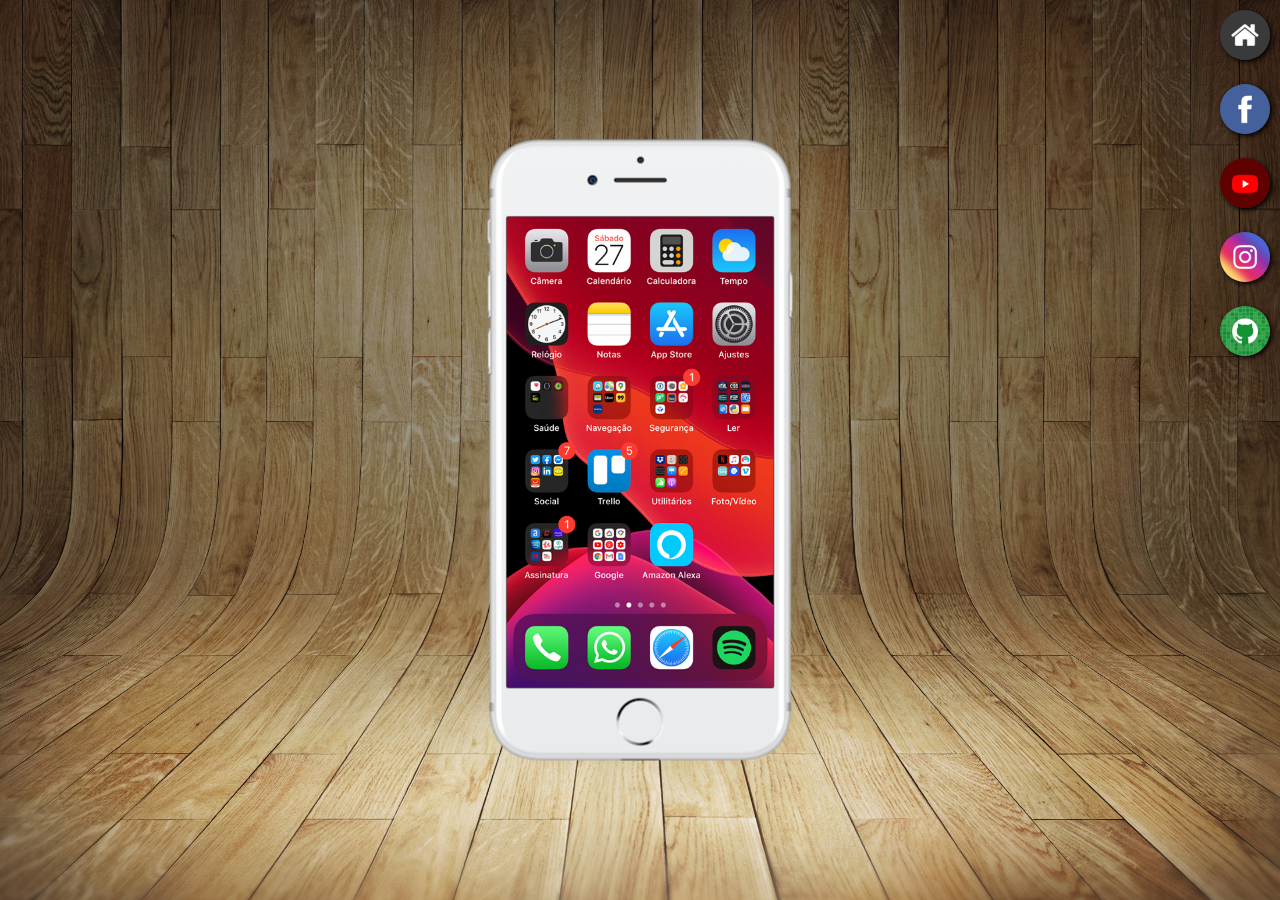
<file: index.html>
<!DOCTYPE html>
<html lang="pt-br">
<head>
    <meta charset="UTF-8">
    <meta name="viewport" content="width=device-width, initial-scale=1.0">
    <title>Projeto Redes Sociais</title>
    <link rel="shortcut icon" href="favicon.ico" type="image/x-icon">
    <link rel="stylesheet" href="estilos/style.css">
</head>
<body>
    <main>
        <section id="telefone">
            <iframe src="home.html" name="tela" id="tela" frameborder="0">Seu navegador não é compatível com o arquivo</iframe>

        </section>
        <section id="redes-sociais">
            <a href="#" target="tela"><img src="imagens/logo-home.jpg" alt="Home"></a><br>
            <a href="facebook.html" target="tela"><img src="imagens/logo-facebook.jpg" alt="Facebook"></a><br>
            <a href="youtube.html" target="tela"><img src="imagens/logo-youtube.jpg" alt="YouTube"></a><br>
            <a href="instagram.html" target="tela"><img src="imagens/logo-instagram.jpg" alt="Instagram"></a><br>
            <a href="github.html" target="tela"><img src="imagens/logo-github.jpg" alt="GitHub"></a>

        </section>
    </main>
</body>
</html>
</file>
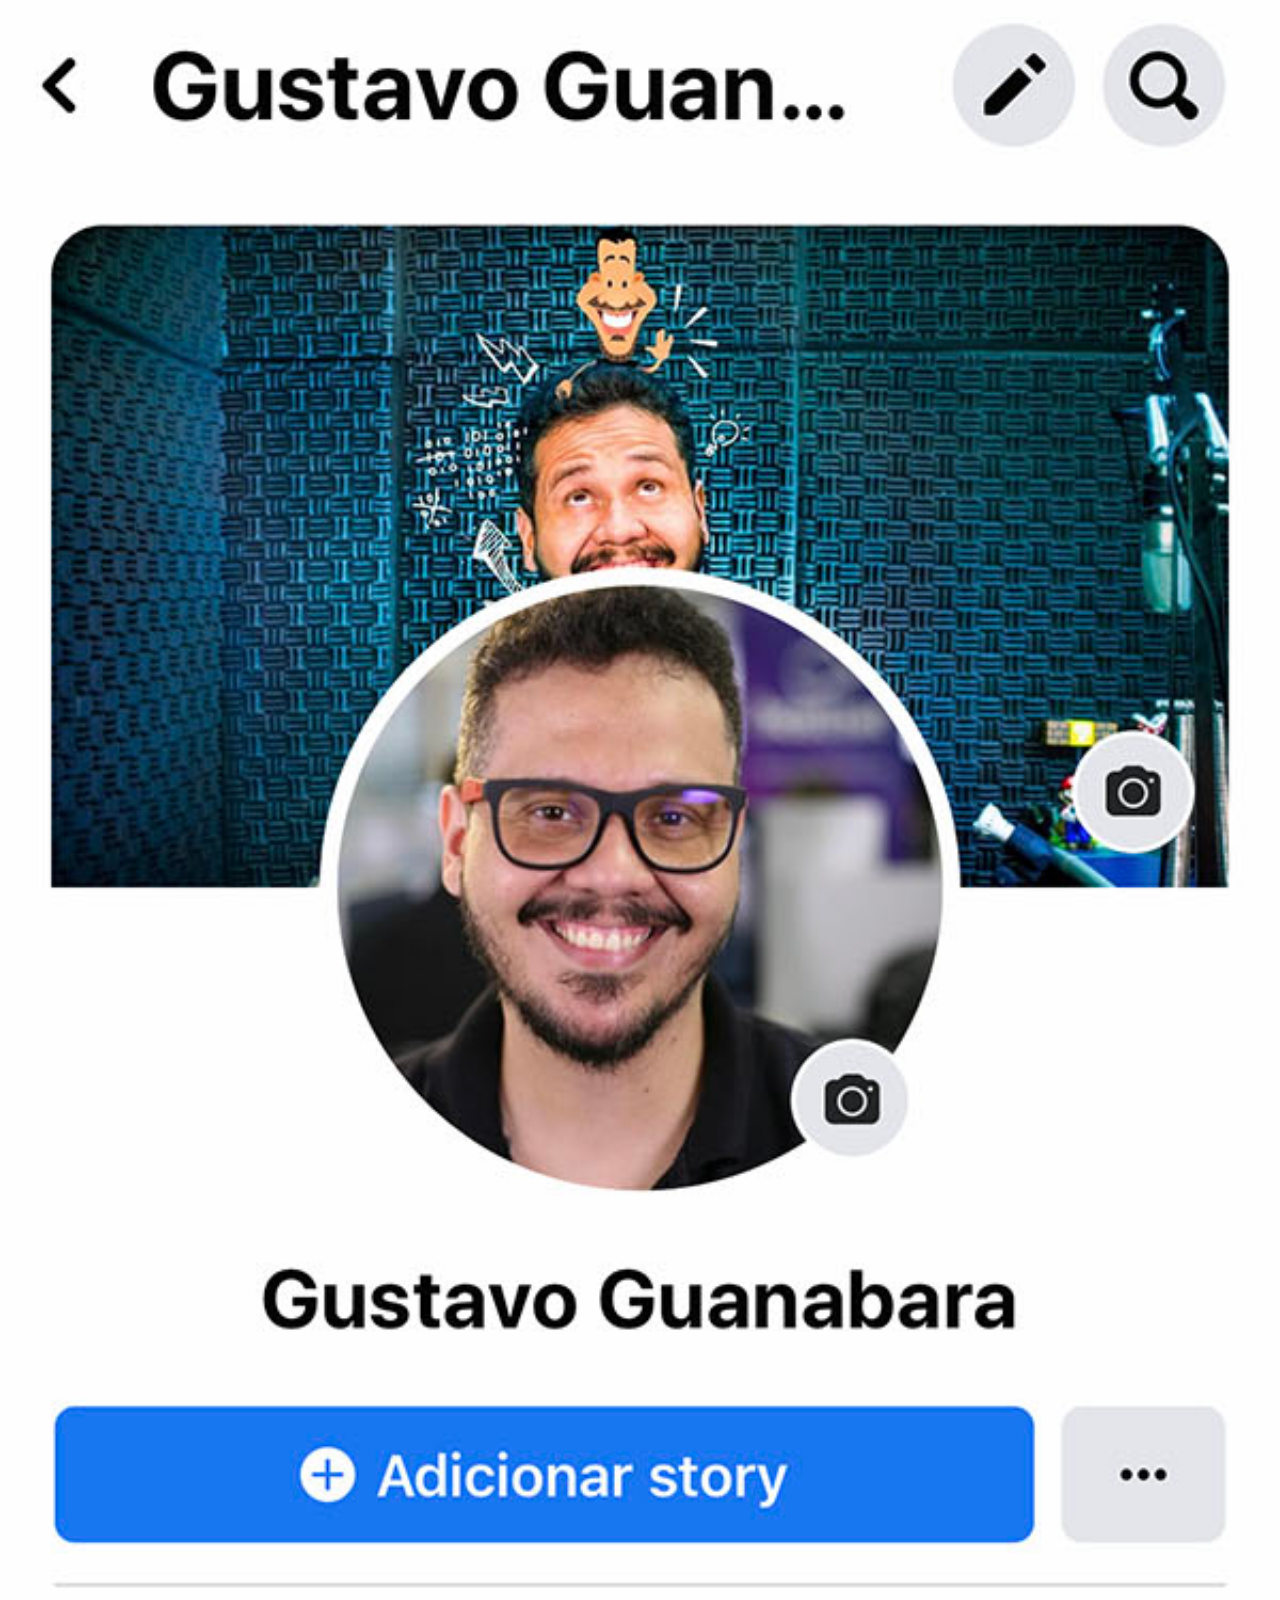
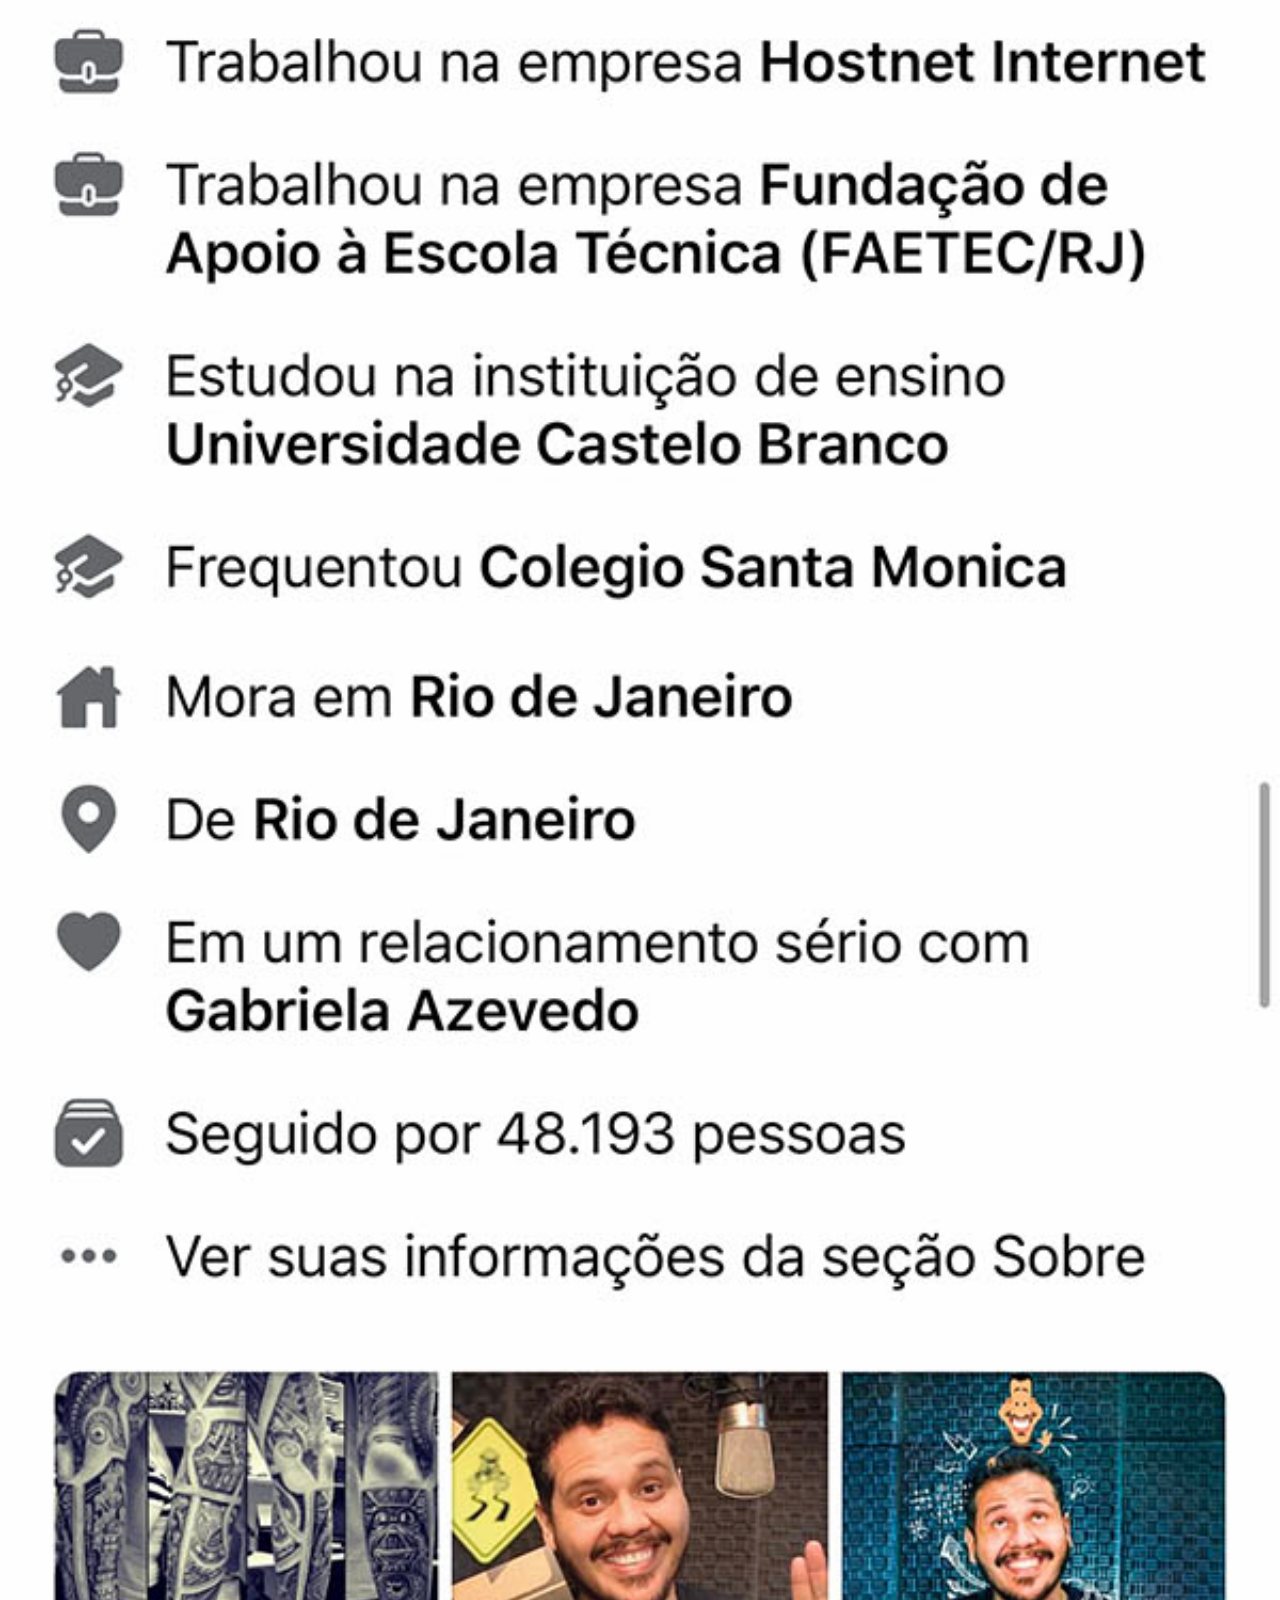
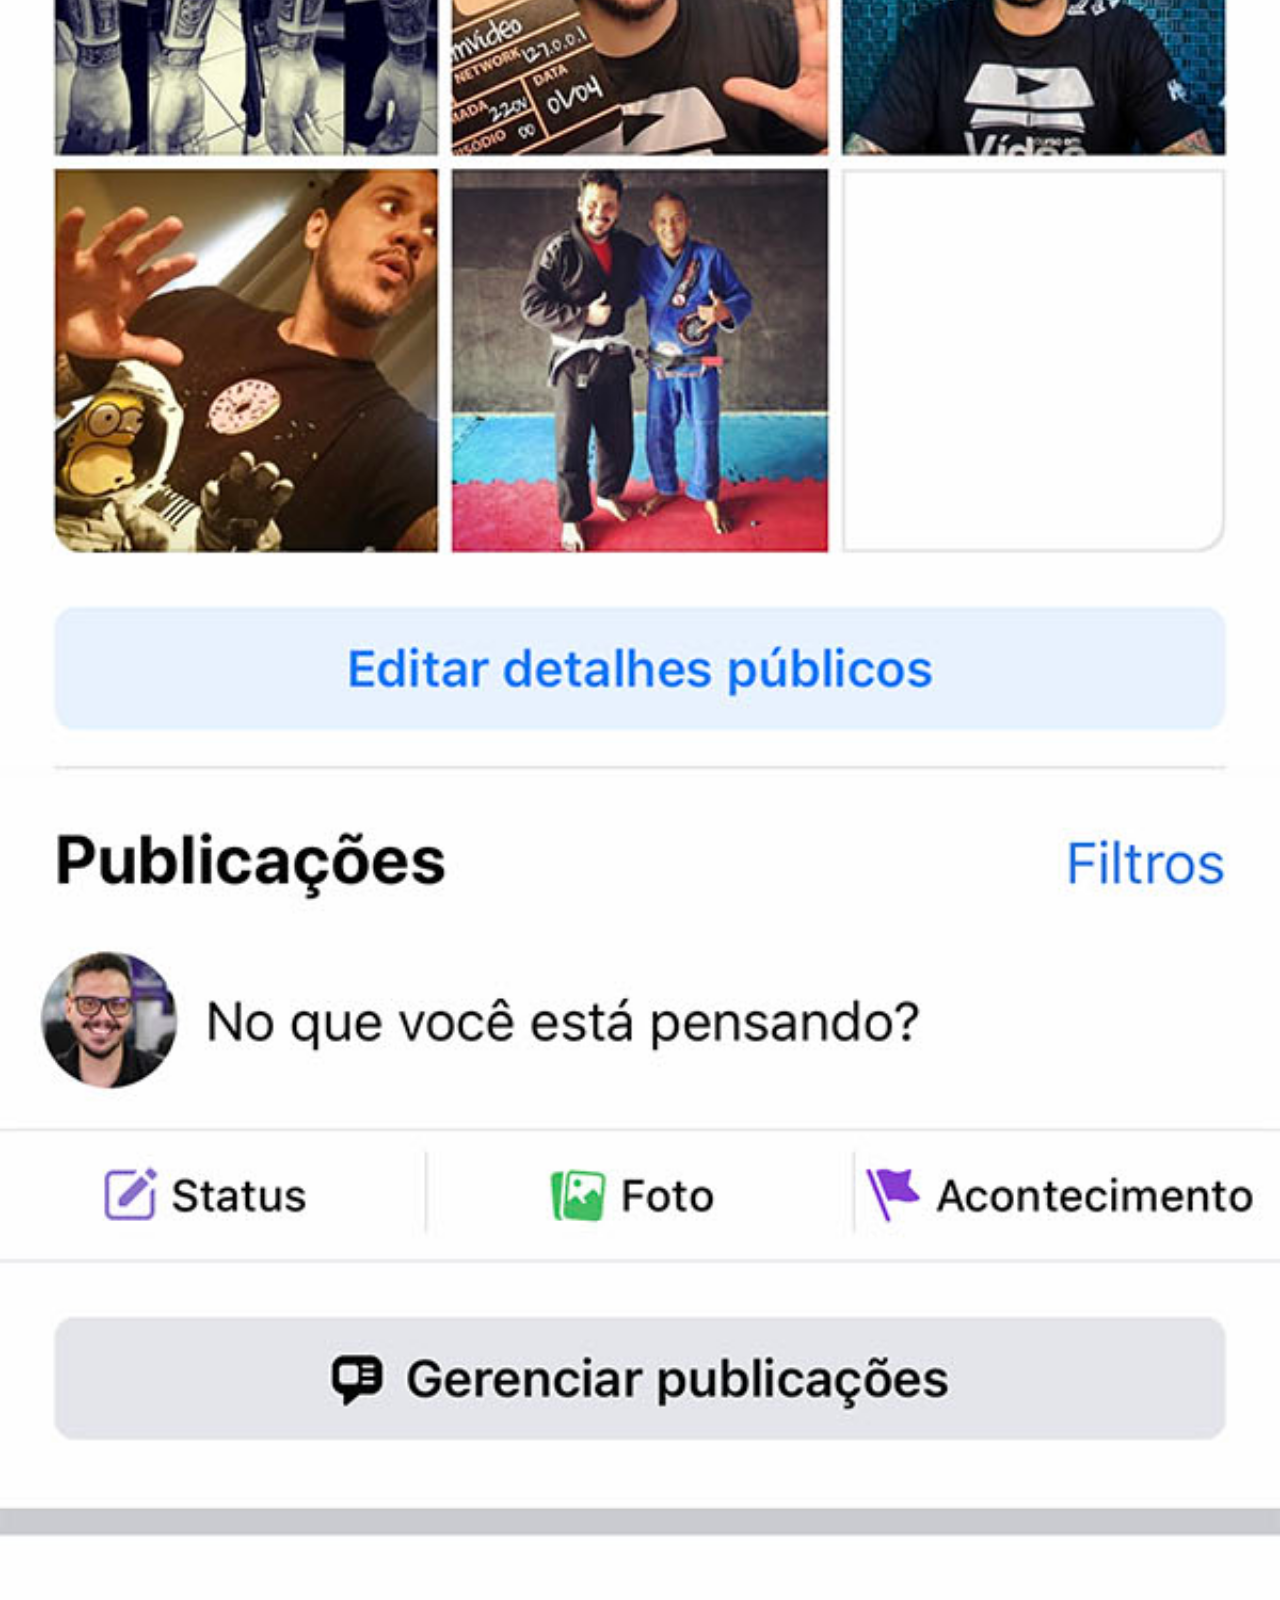
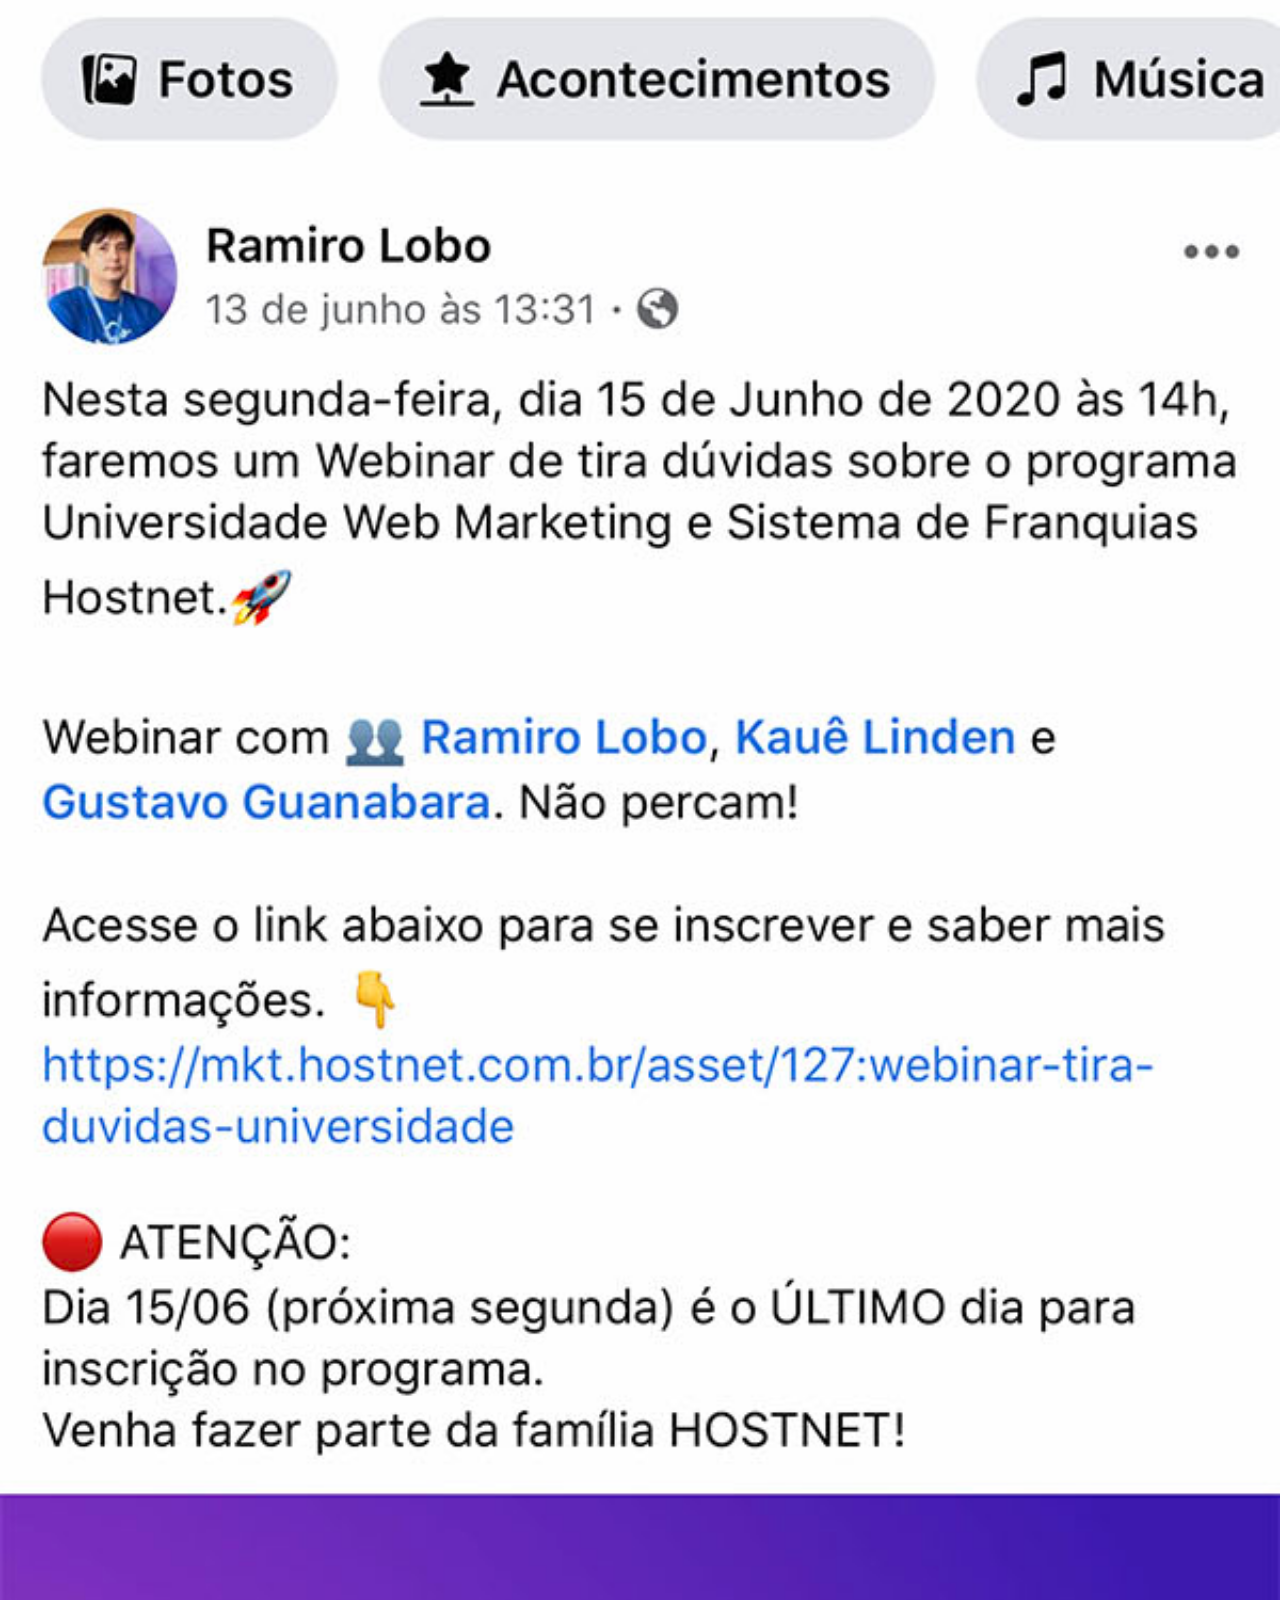
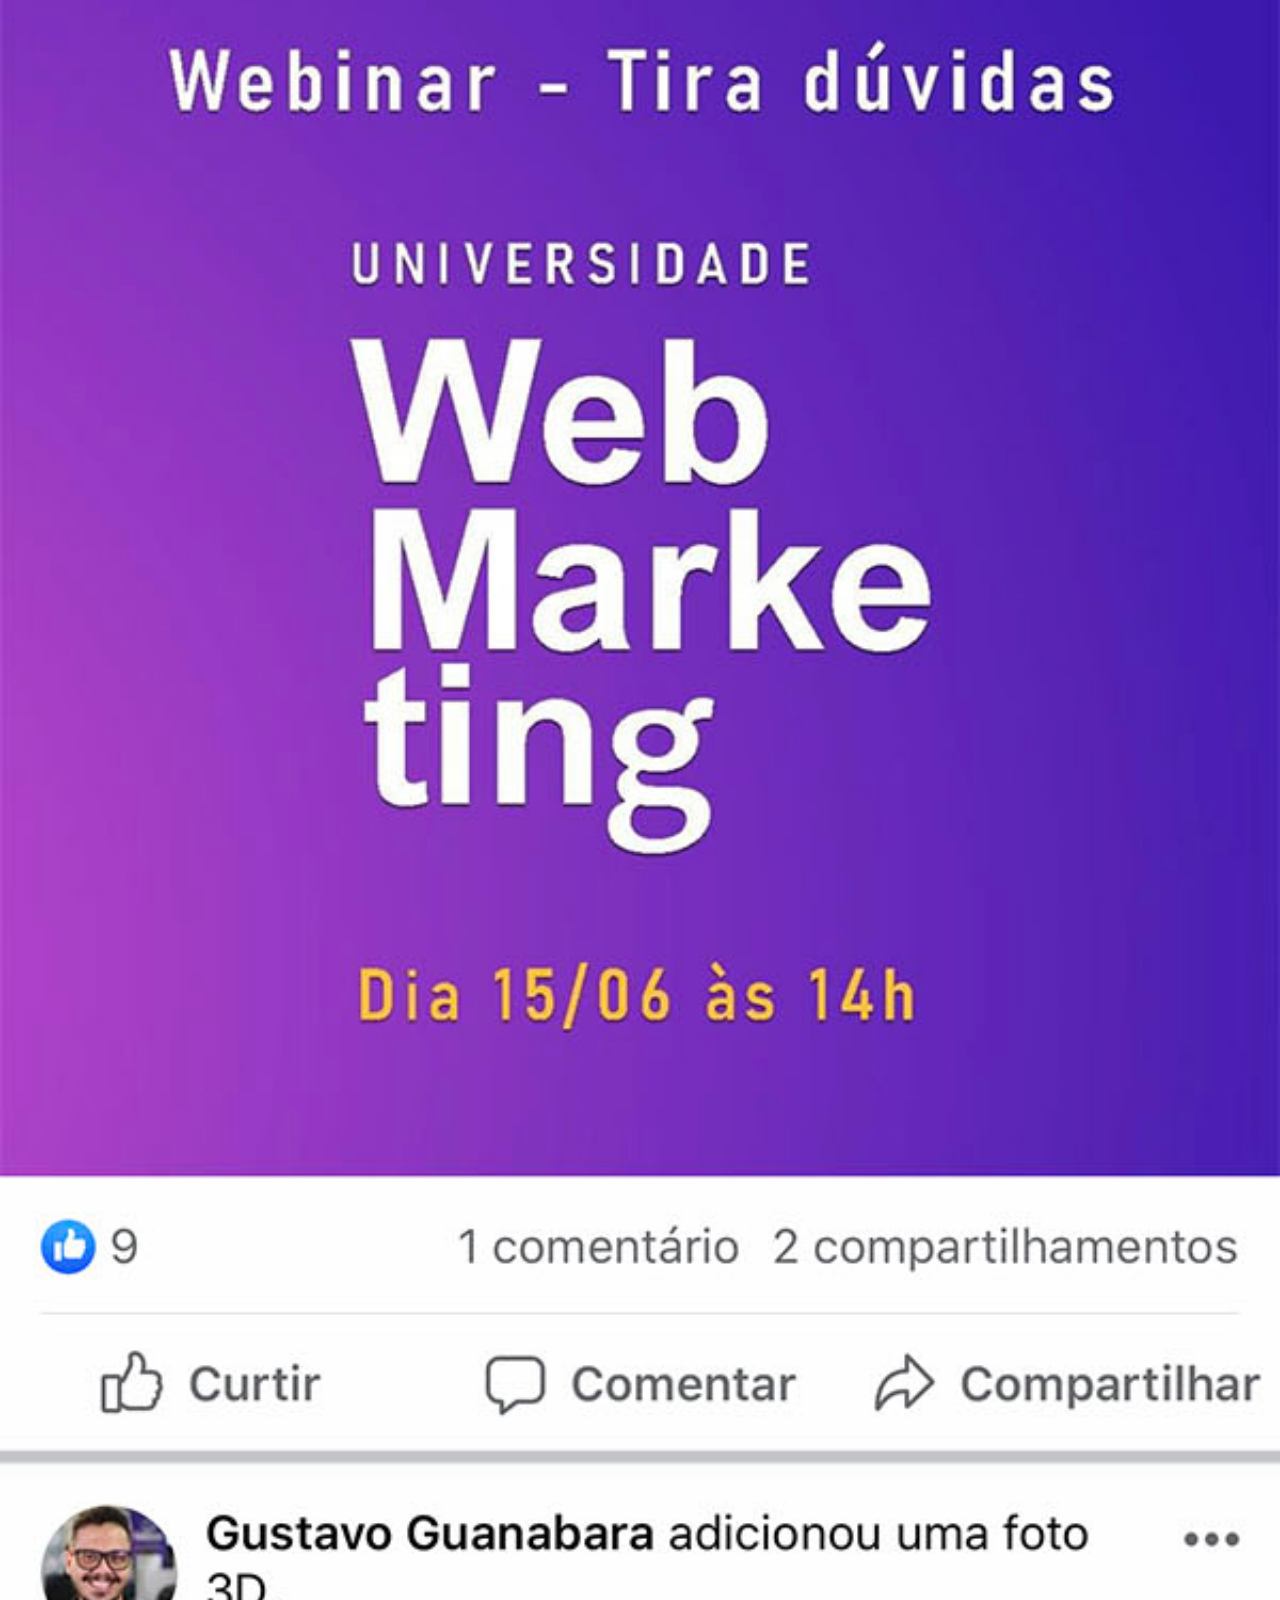
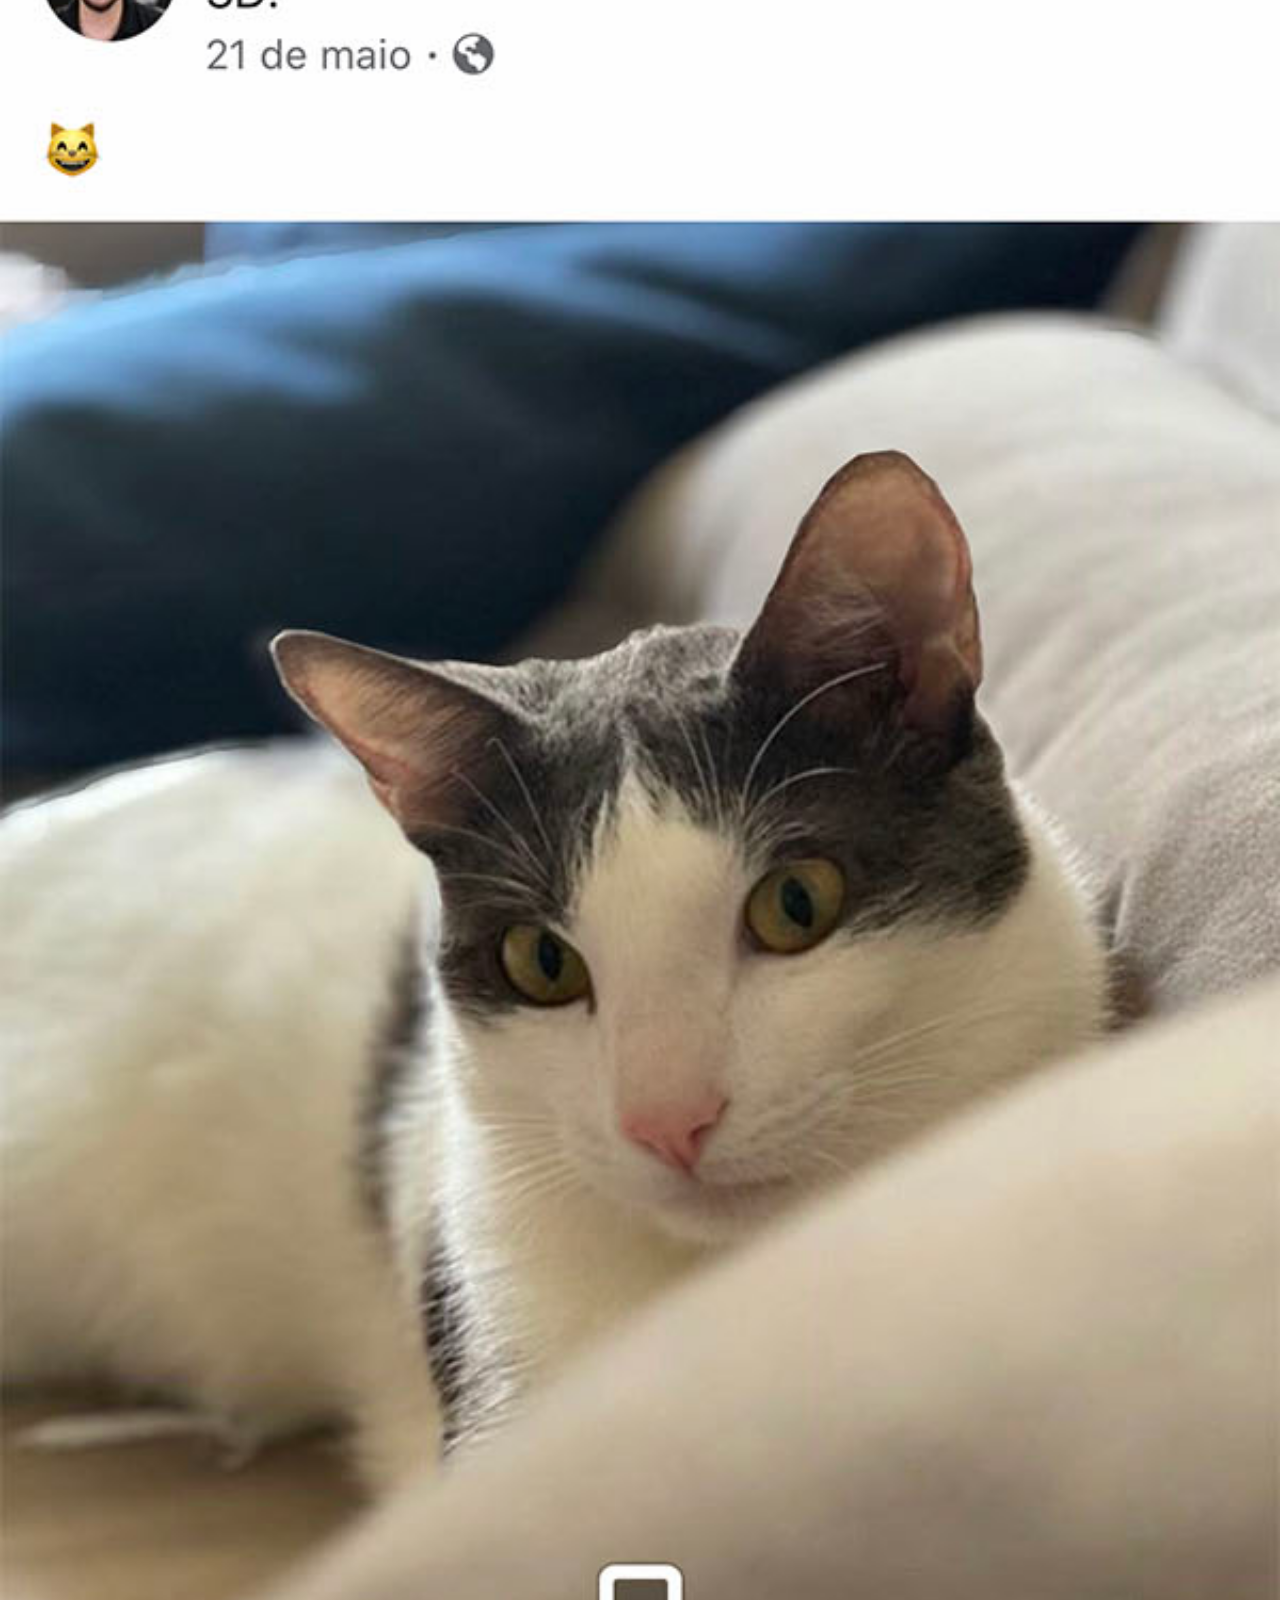
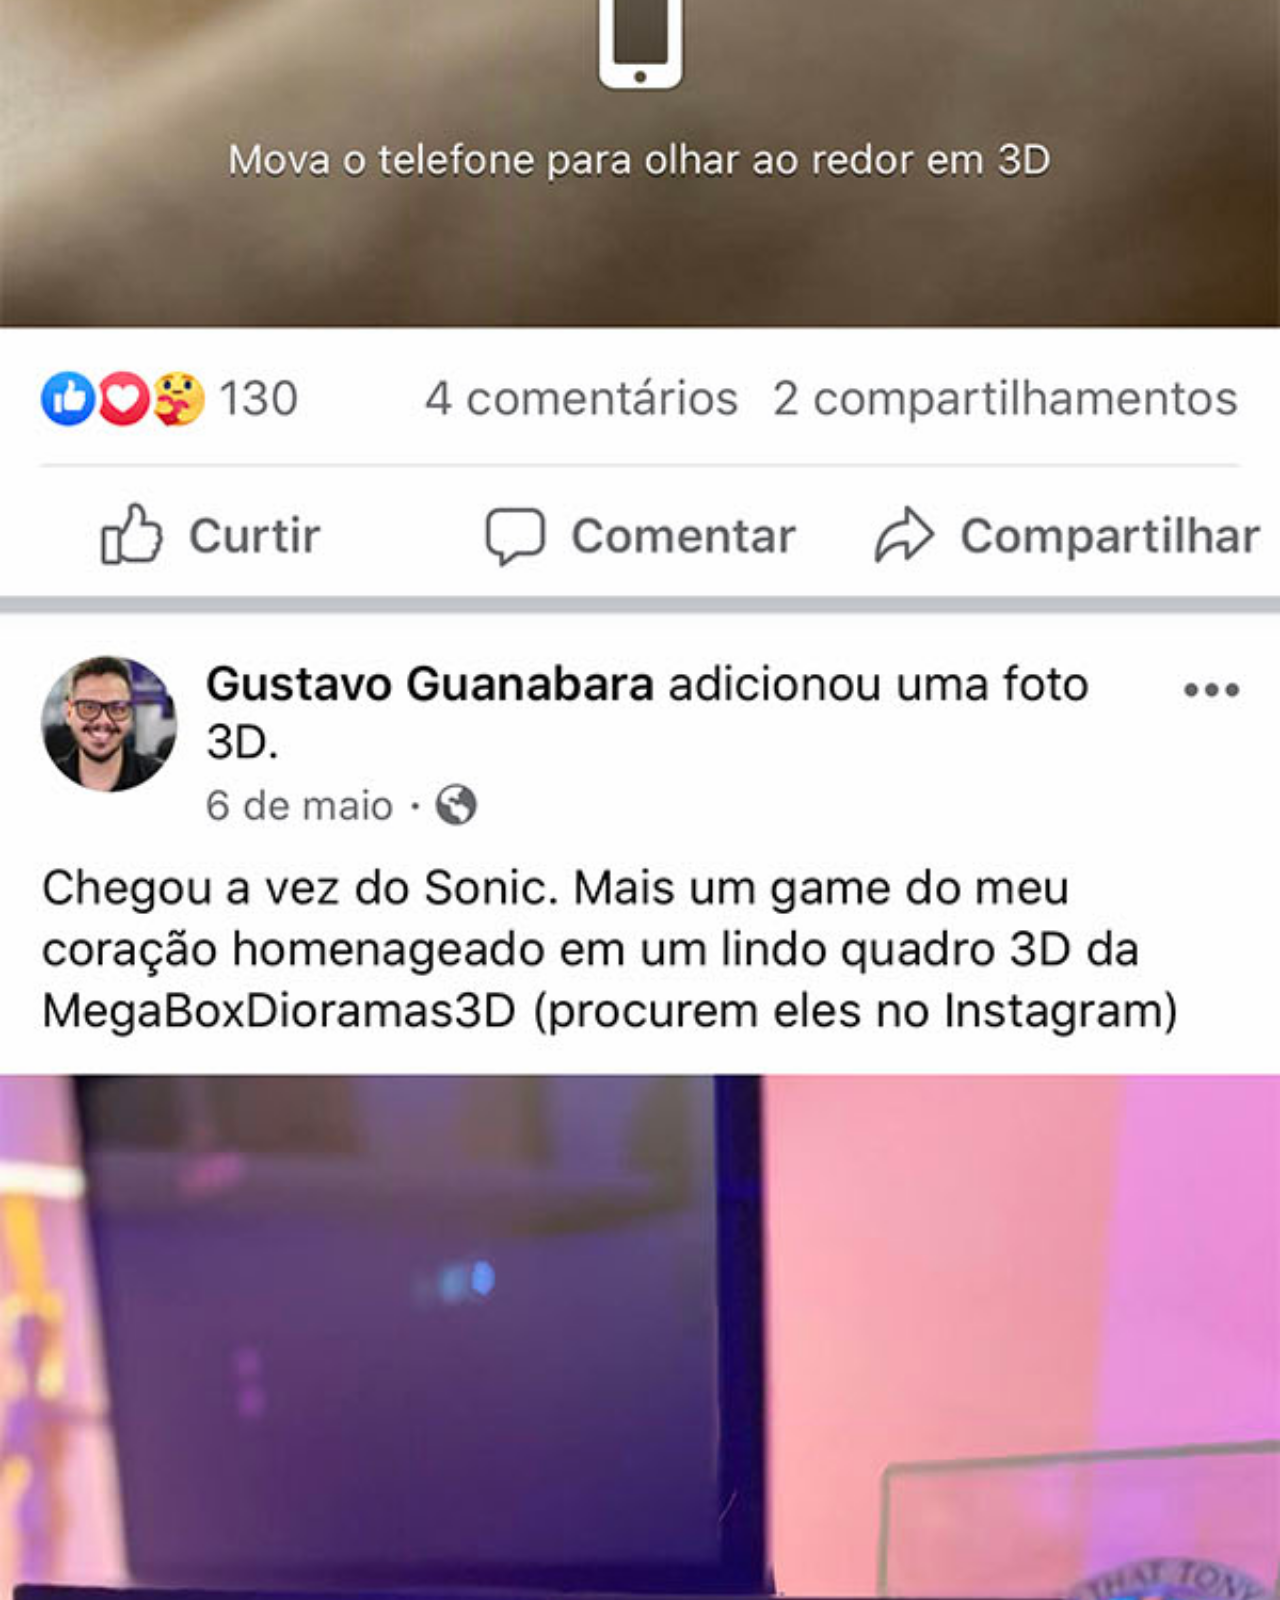
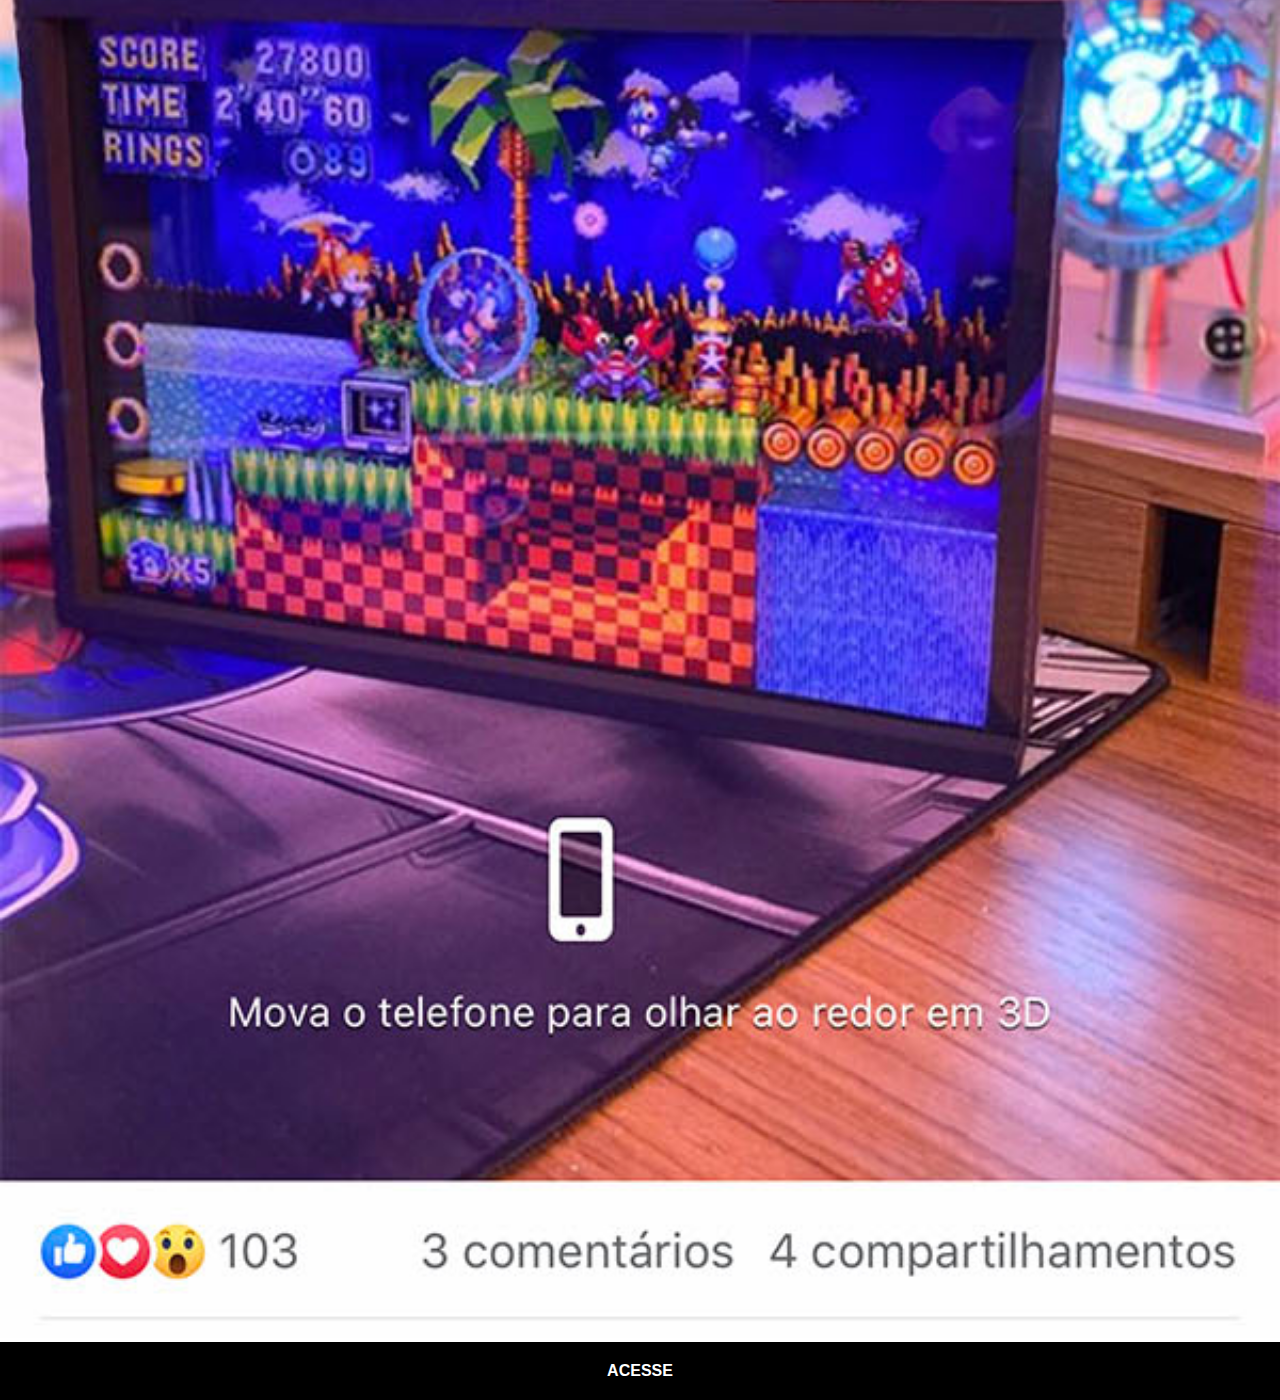
<file: facebook.html>
<!DOCTYPE html>
<html lang="pt-br">
<head>
    <meta charset="UTF-8">
    <meta name="viewport" content="width=device-width, initial-scale=1.0">
    <title>Facebook</title>
    <link rel="stylesheet" href="estilos/social.css">
</head>
<body>
    <img src="imagens/tela-facebook.jpg" alt="Facebook">
    <a href="https://www.facebook.com/gustavoguanabara/?locale=pt_BR" target="_blank">ACESSE</a>
</body>
</html>
</file>
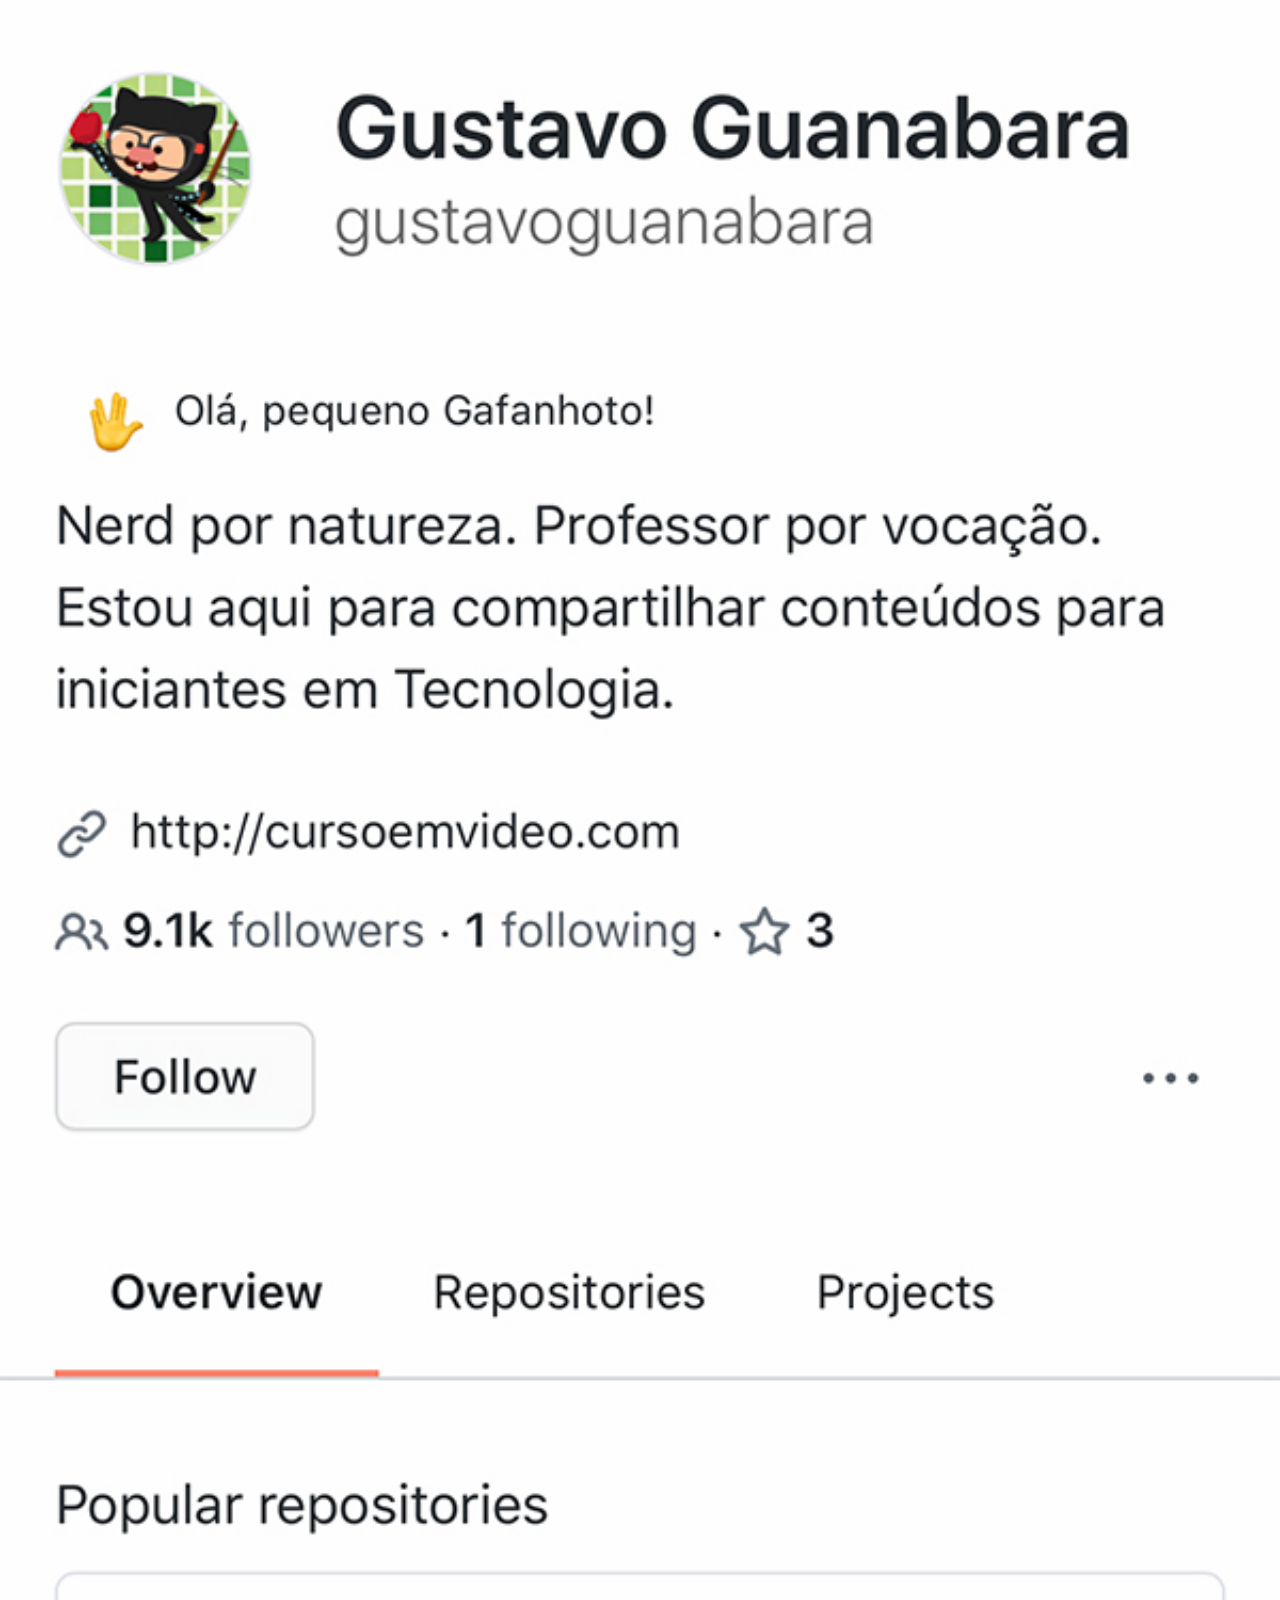
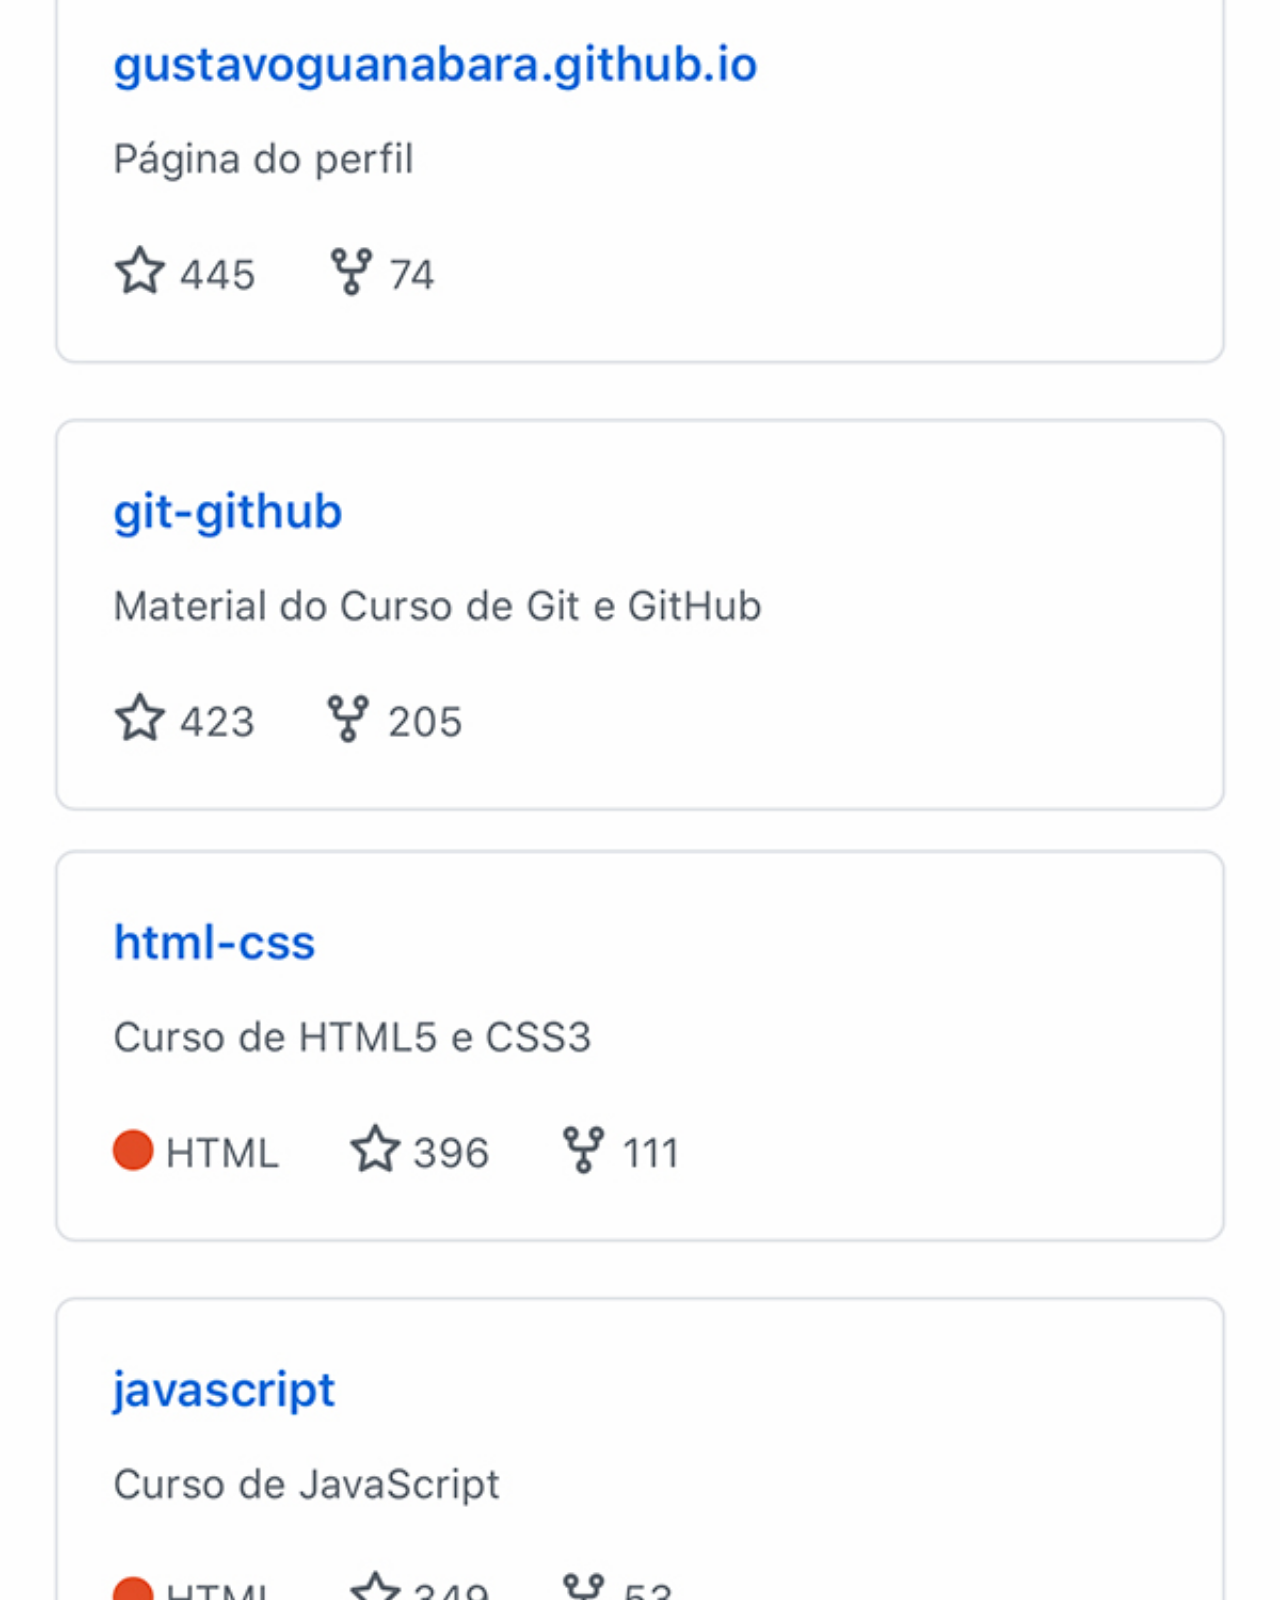
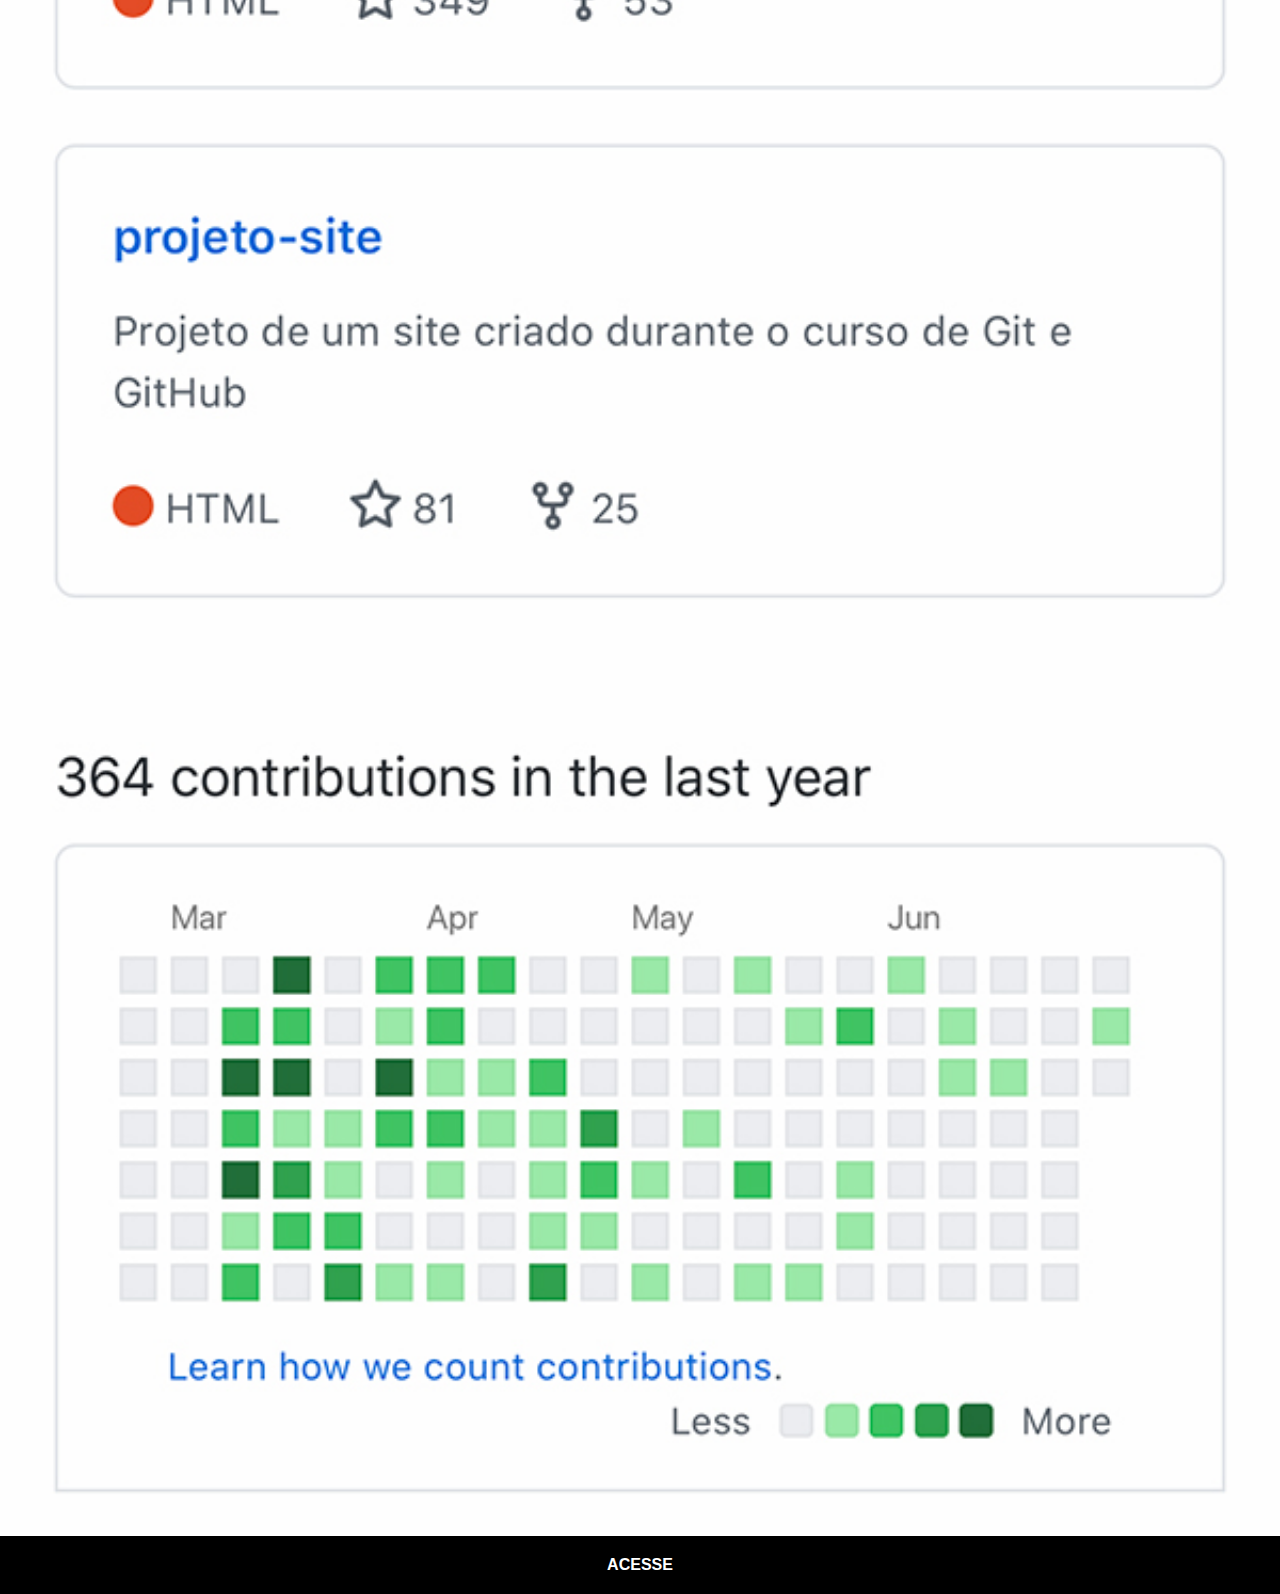
<file: github.html>
<!DOCTYPE html>
<html lang="pt-br">
<head>
    <meta charset="UTF-8">
    <meta name="viewport" content="width=device-width, initial-scale=1.0">
    <title>GitHub</title>
    <link rel="stylesheet" href="estilos/social.css">
</head>
<body>
    <img src="imagens/tela-github.jpg" alt="GitHub">
    <a href="https://github.com/gustavoguanabara" target="_blank">ACESSE</a>
    
</body>
</html>
</file>
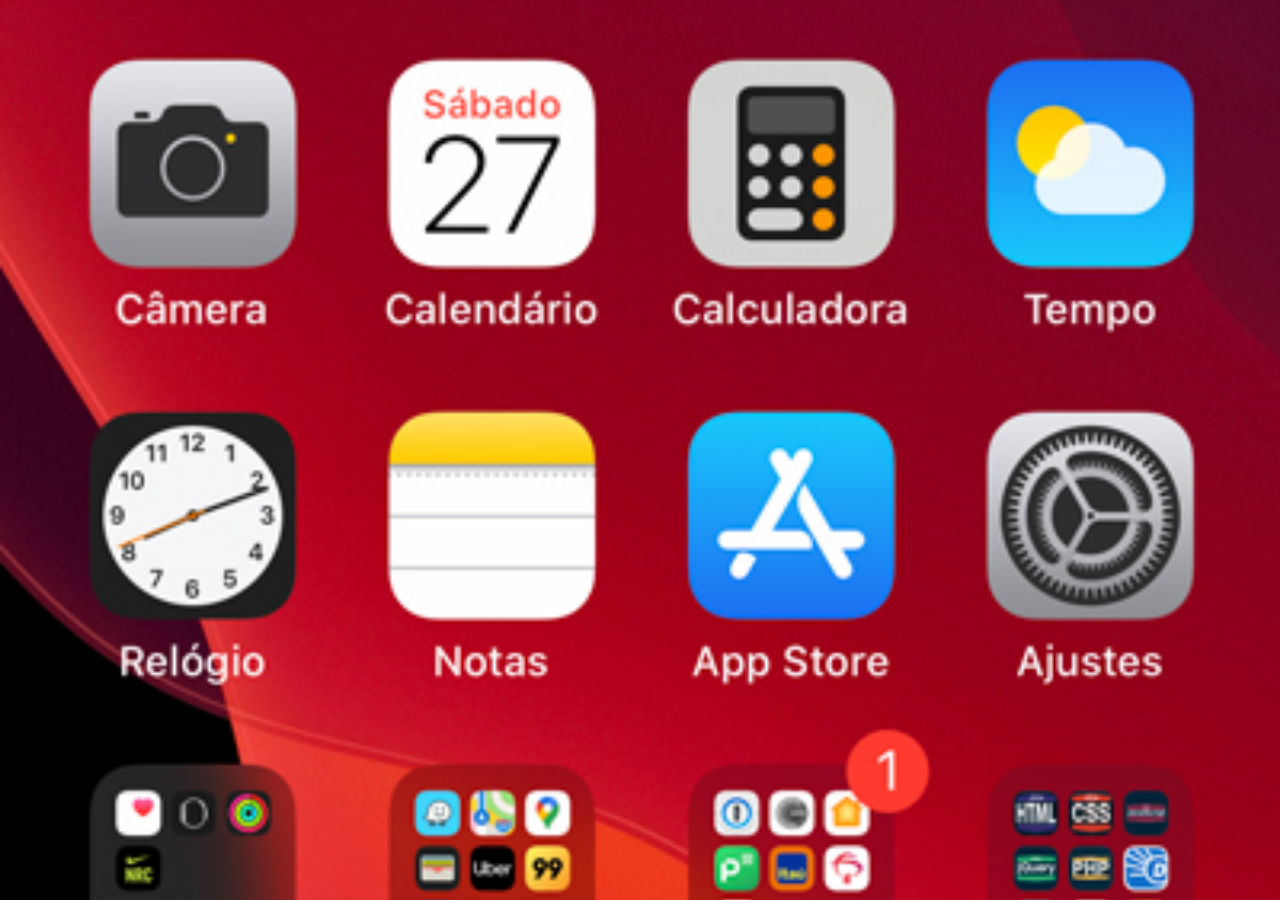
<file: home.html>
<!DOCTYPE html>
<html lang="pt-br">
<head>
    <meta charset="UTF-8">
    <meta name="viewport" content="width=device-width, initial-scale=1.0">
    <title>Home</title>
    <style>
        * {
            margin: 0px;
            padding: 0px;
        }

        body {
            width: 100vw;
            height: 100vh;
            background: url('imagens/tela-home.jpg') no-repeat top center;
            background-size: cover;
        }
    </style>
</head>
<body>

    
</body>
</html>
</file>
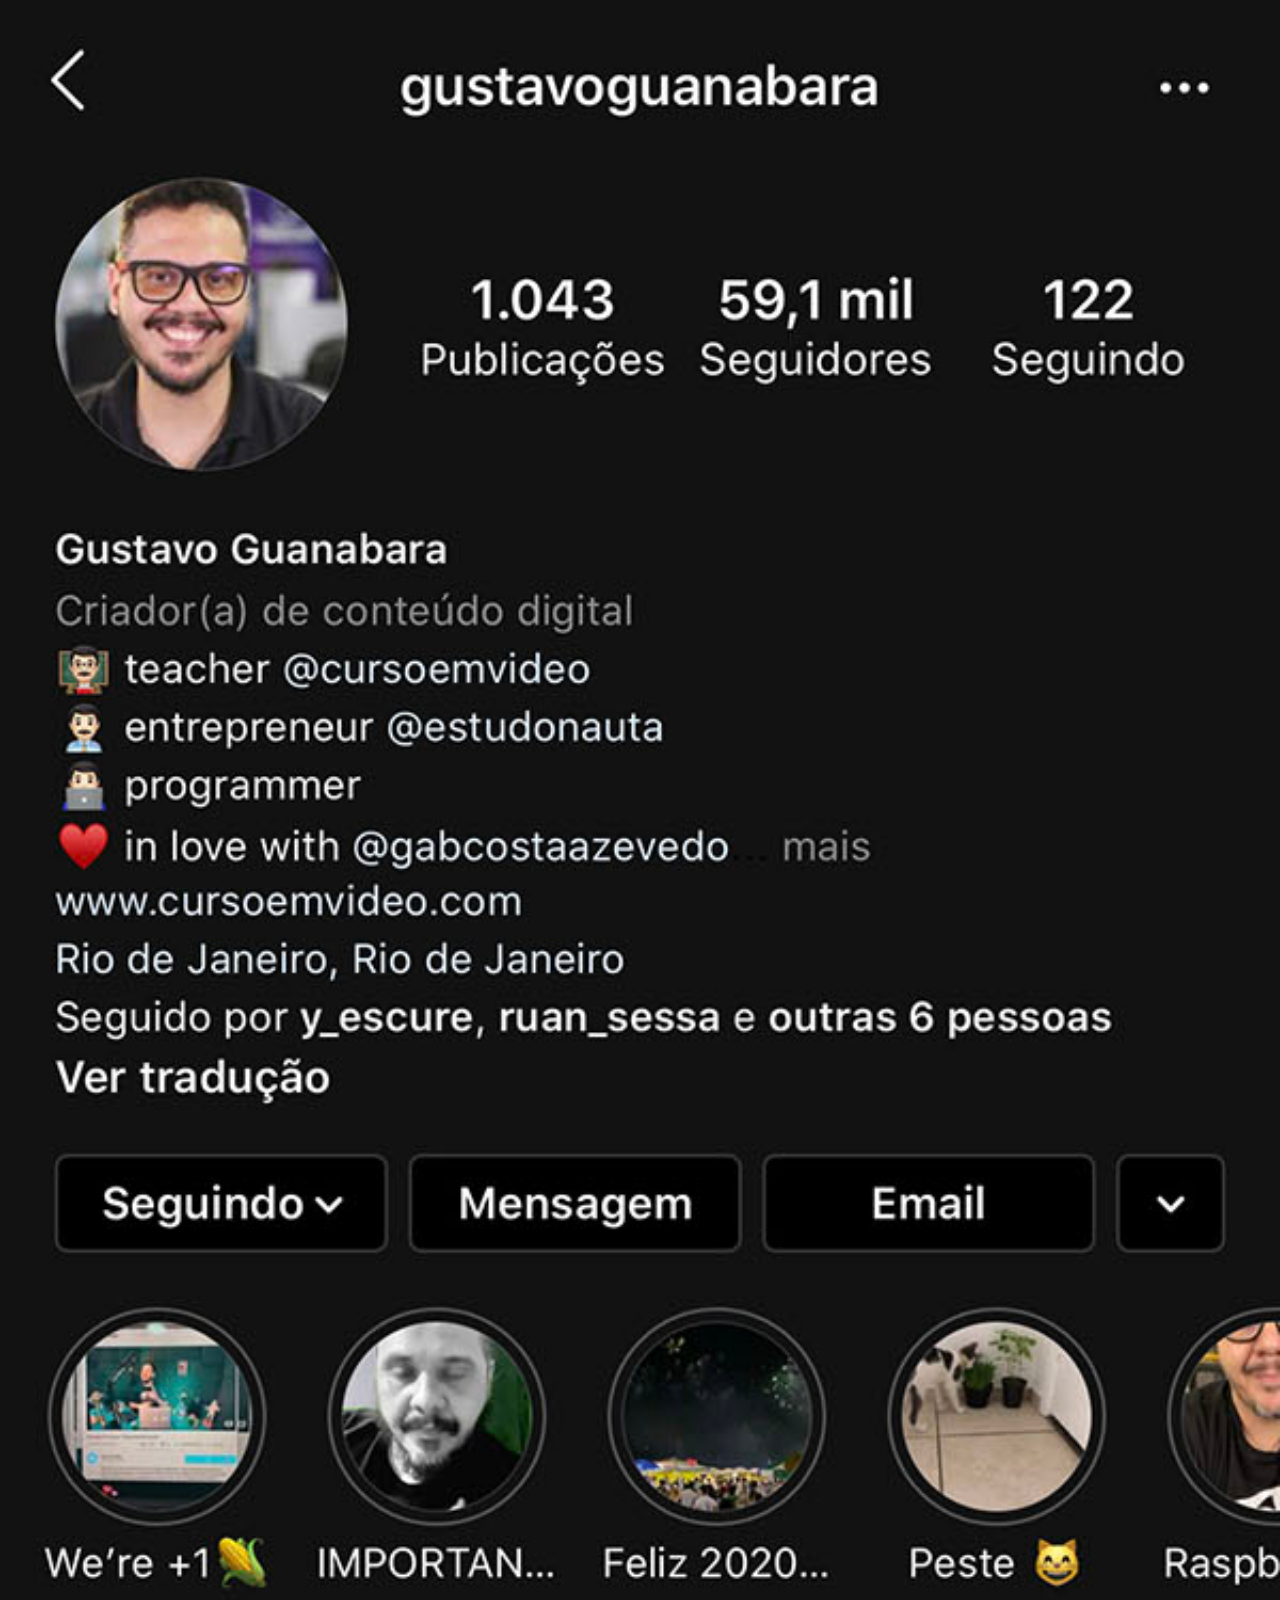
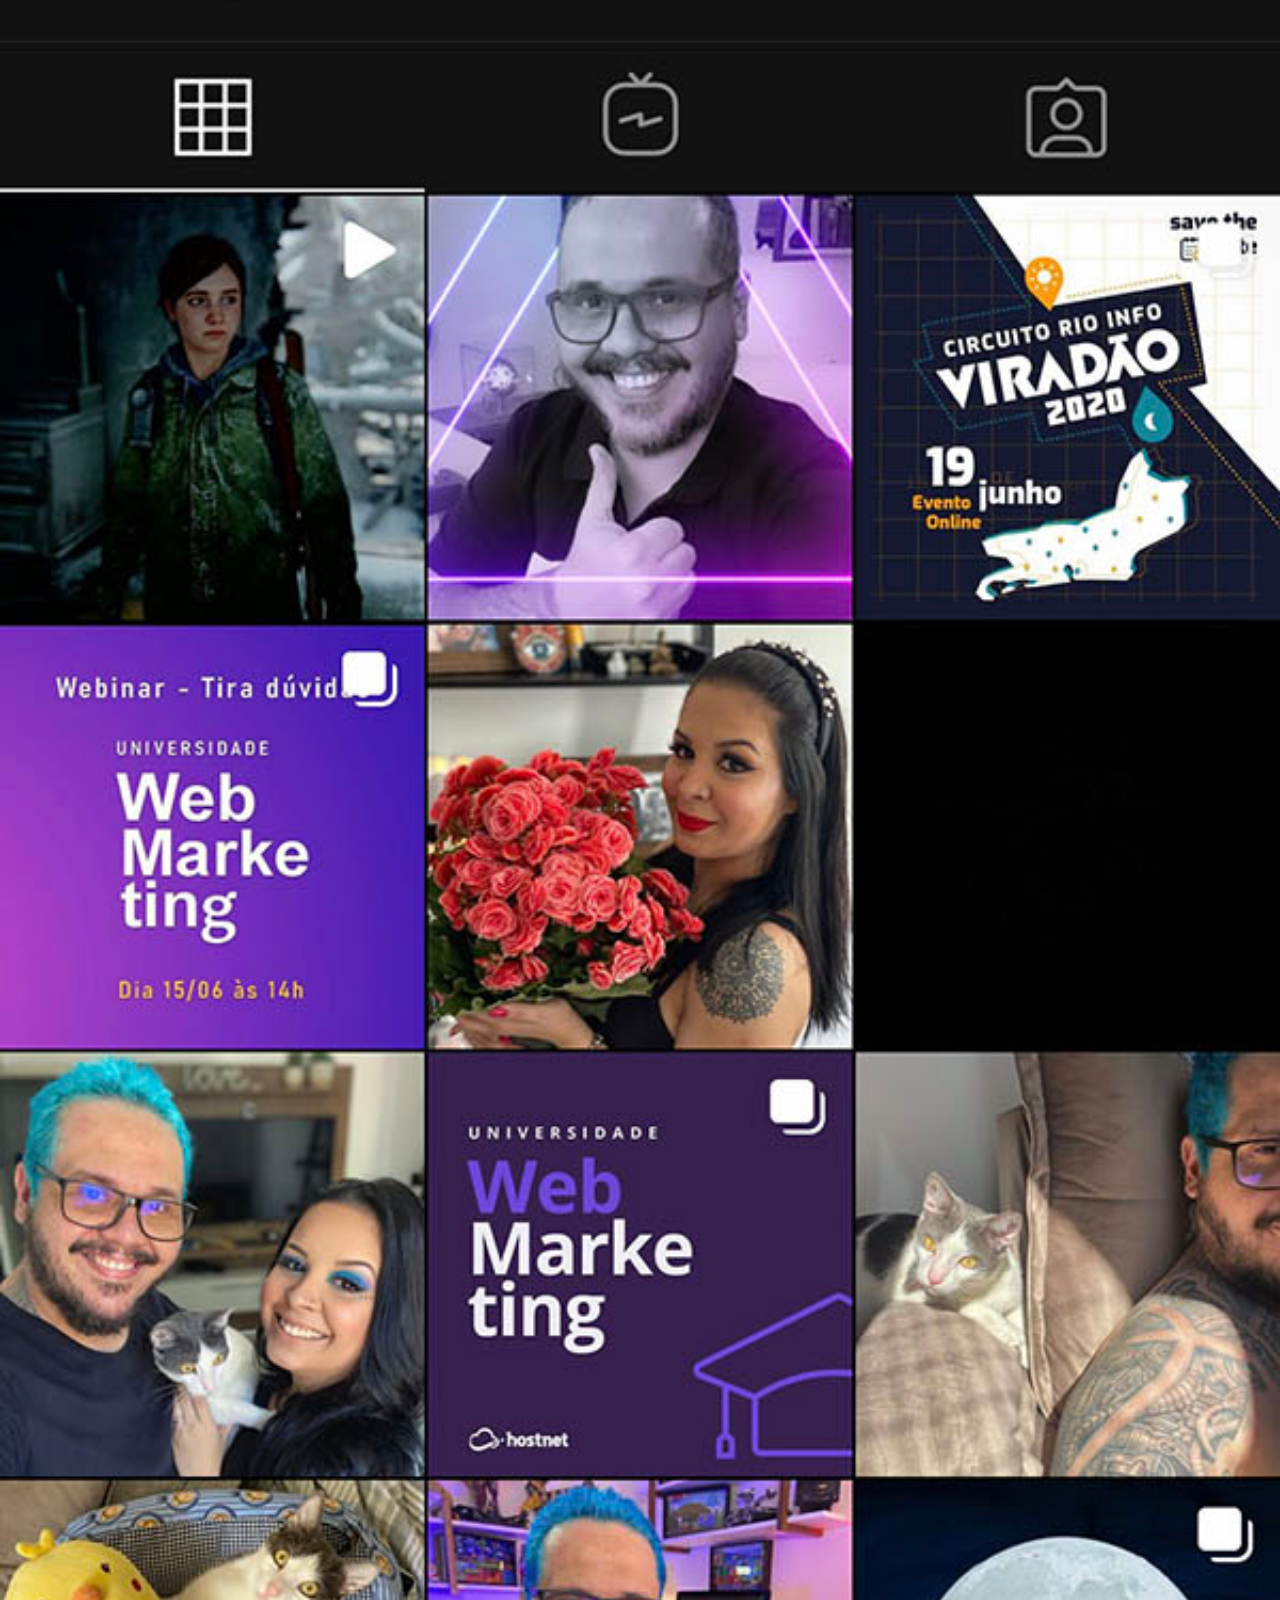
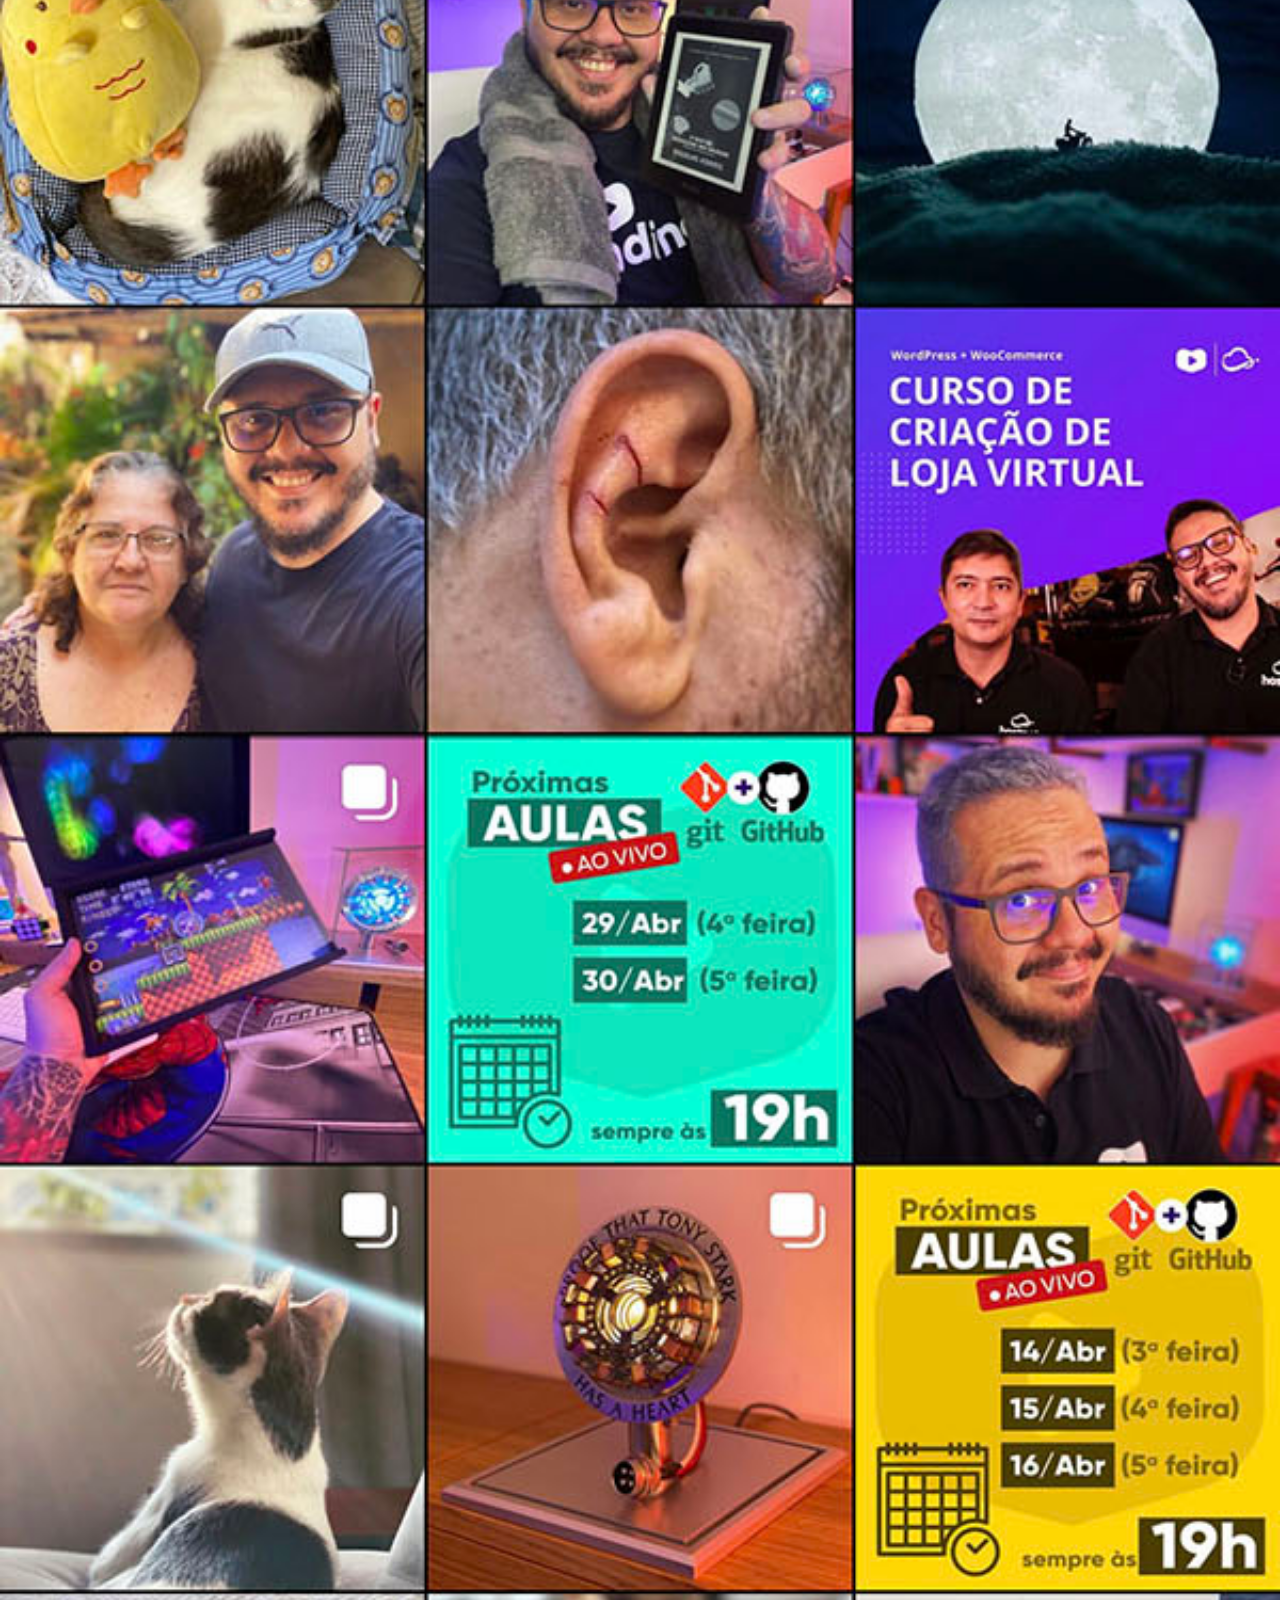
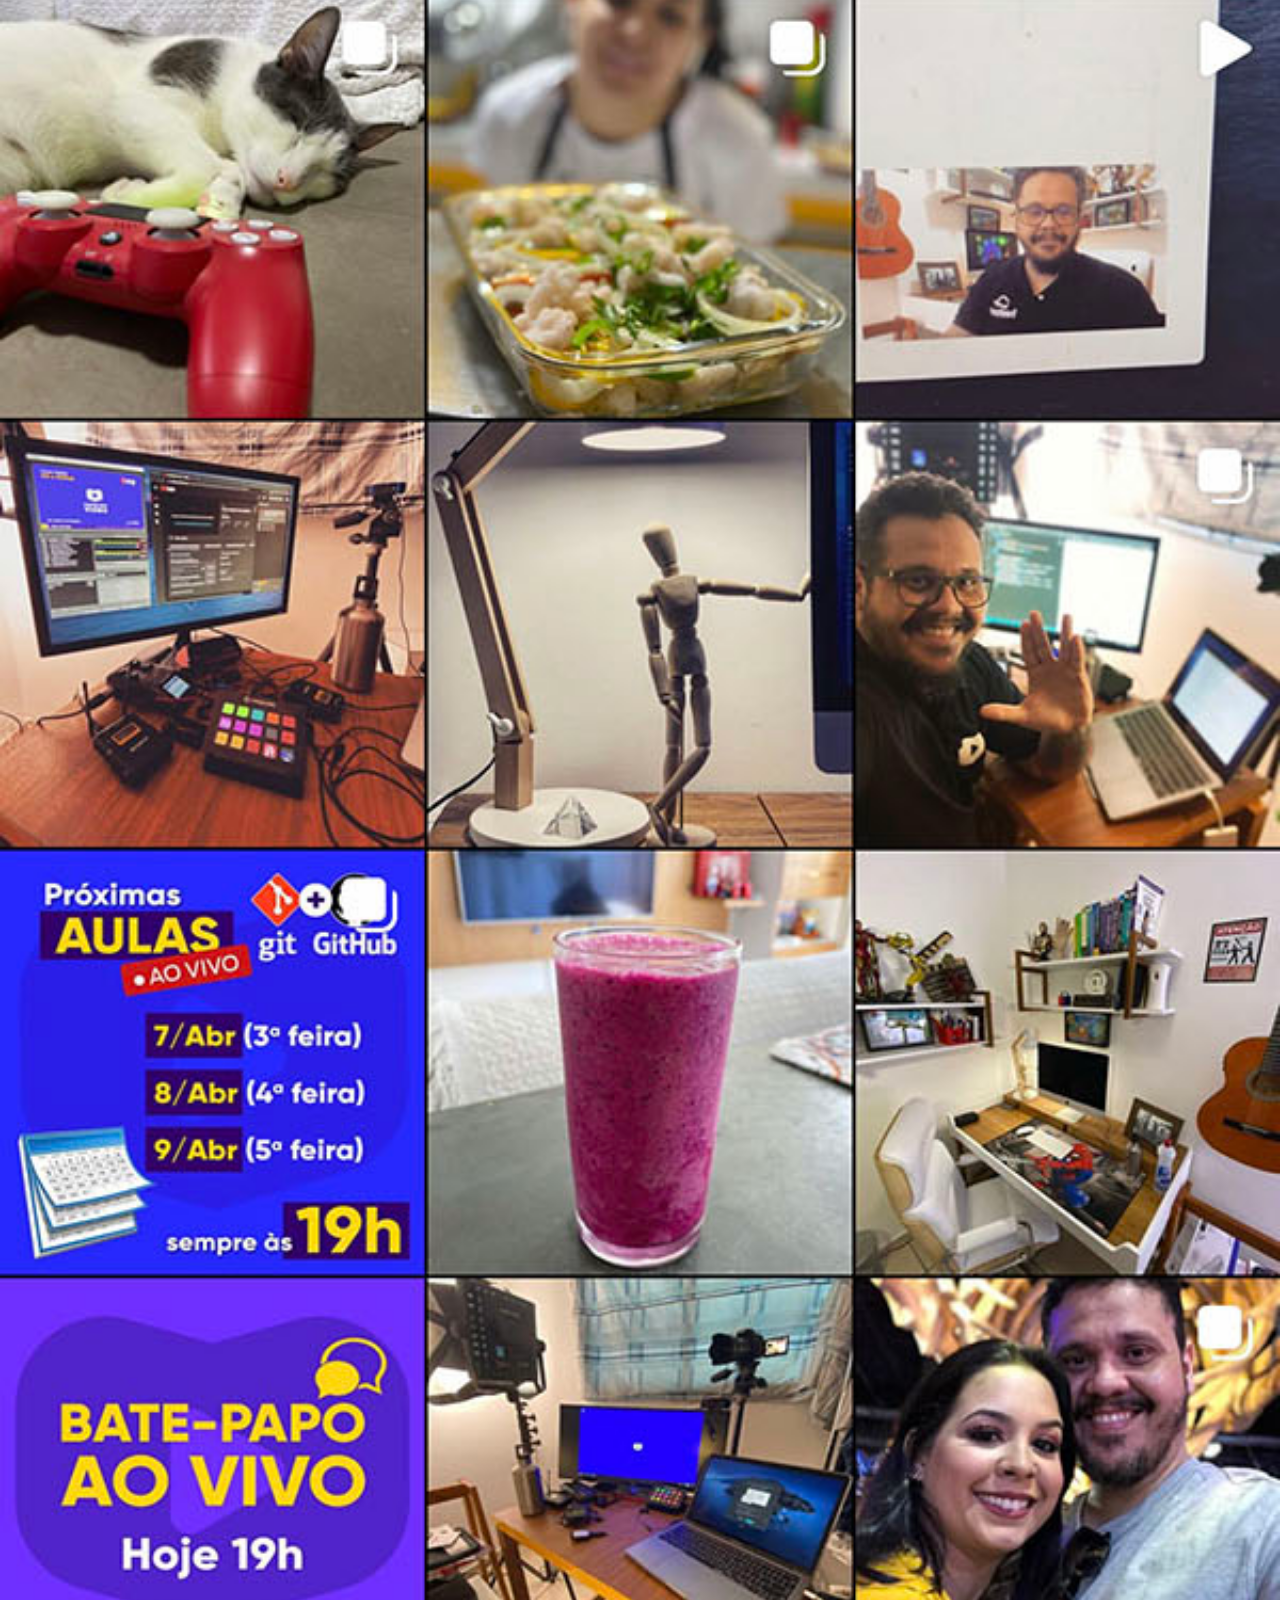
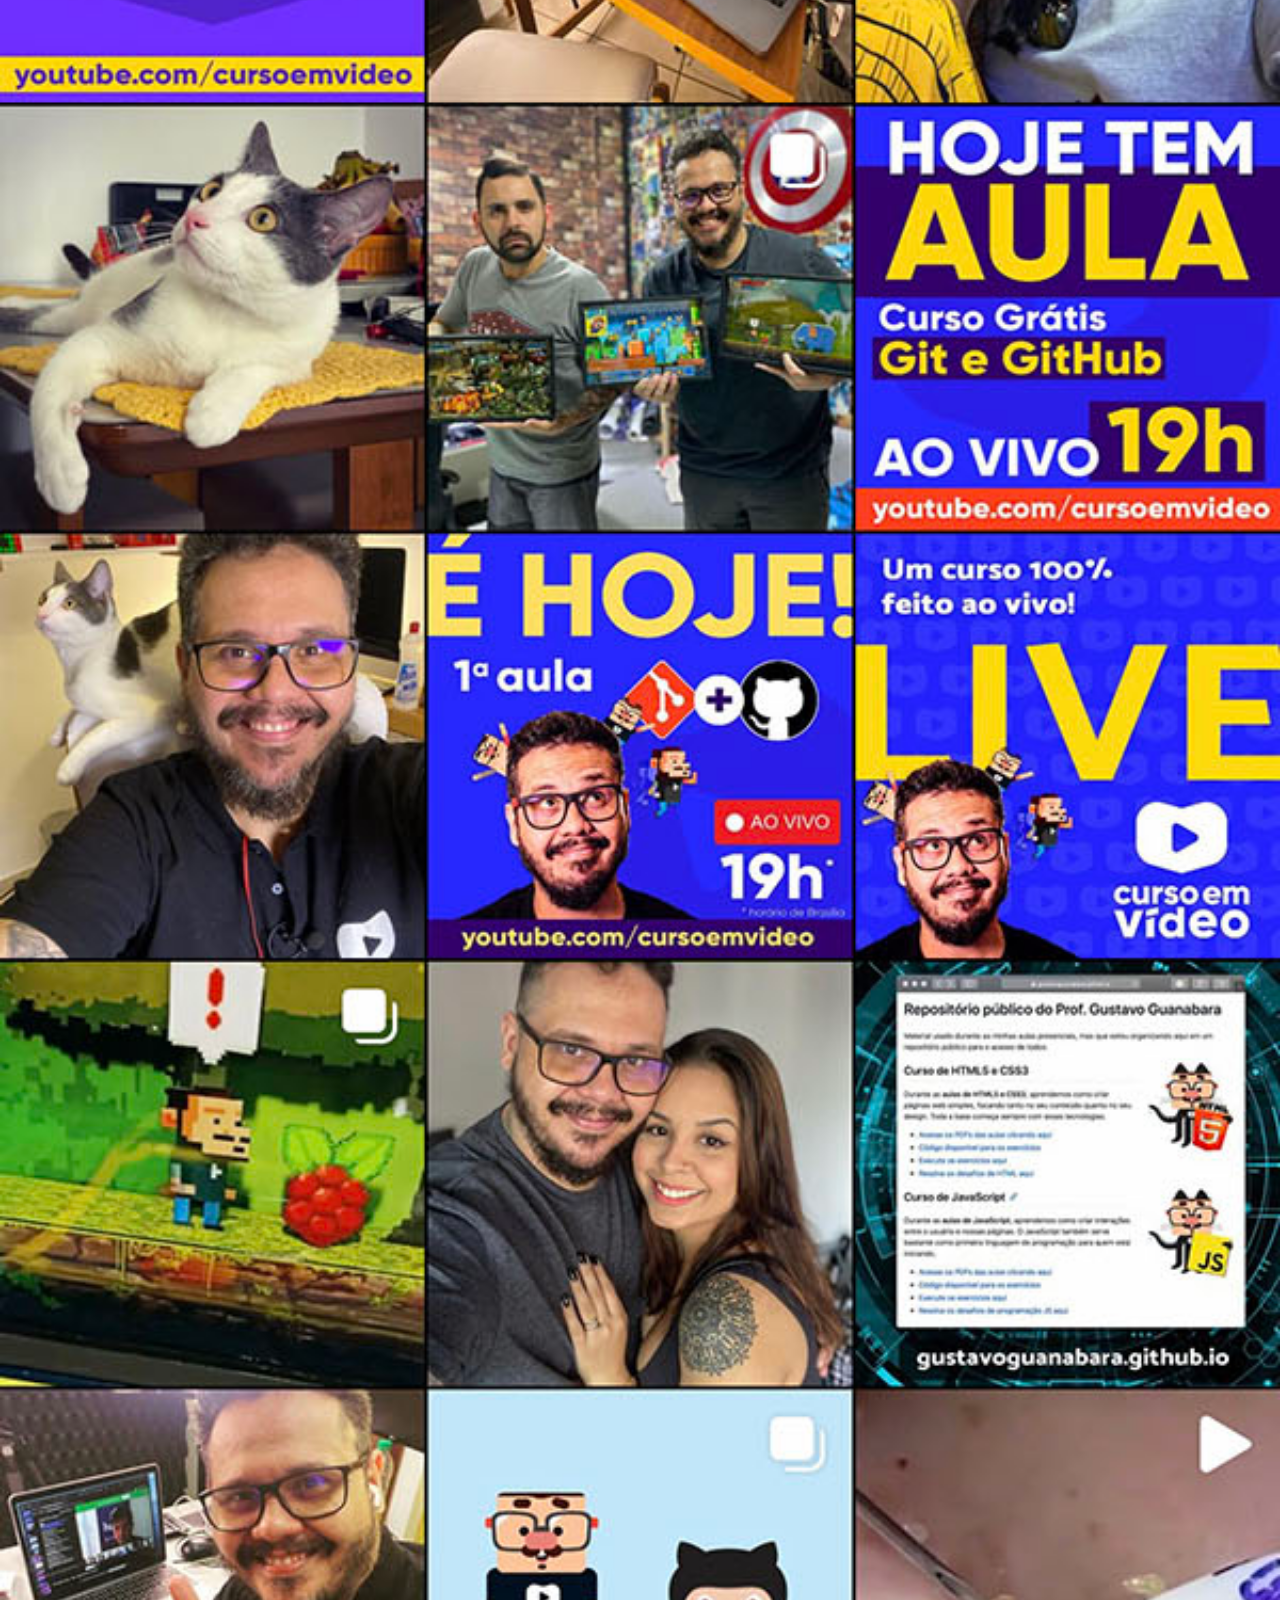
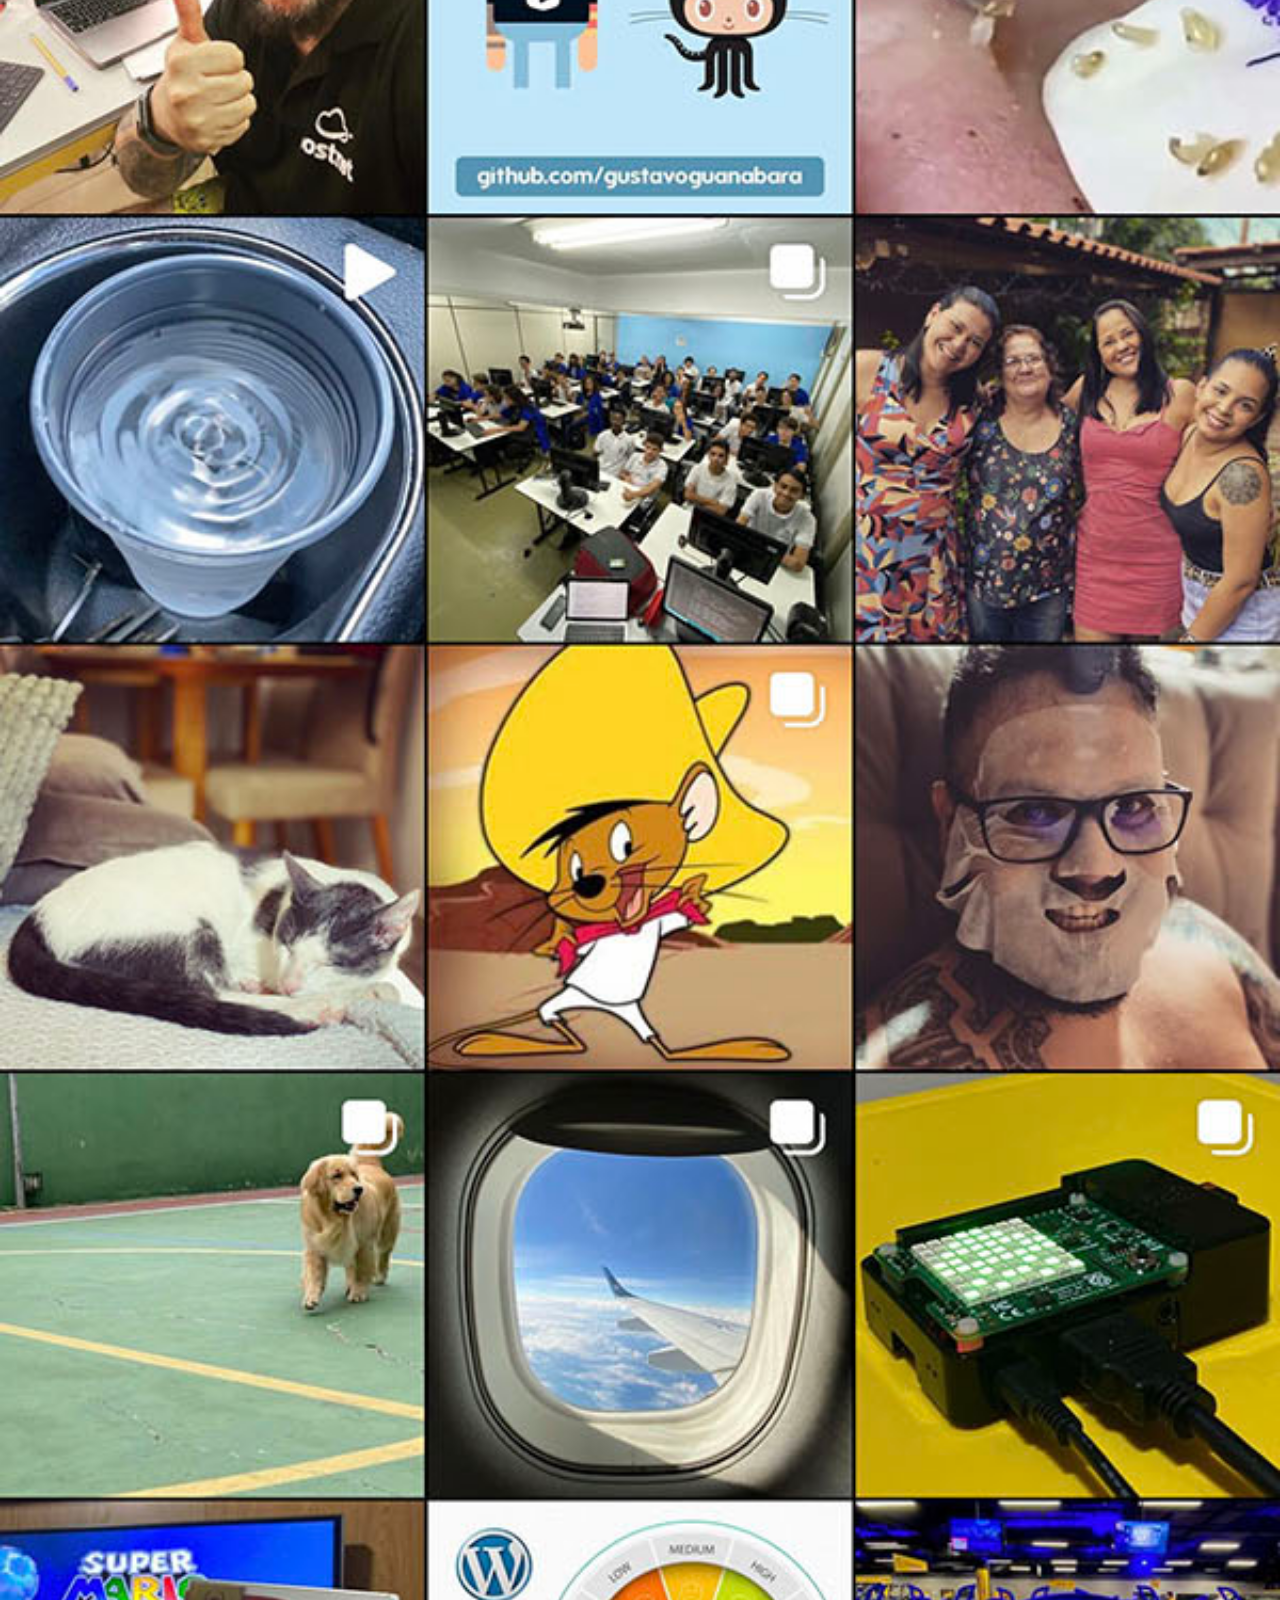
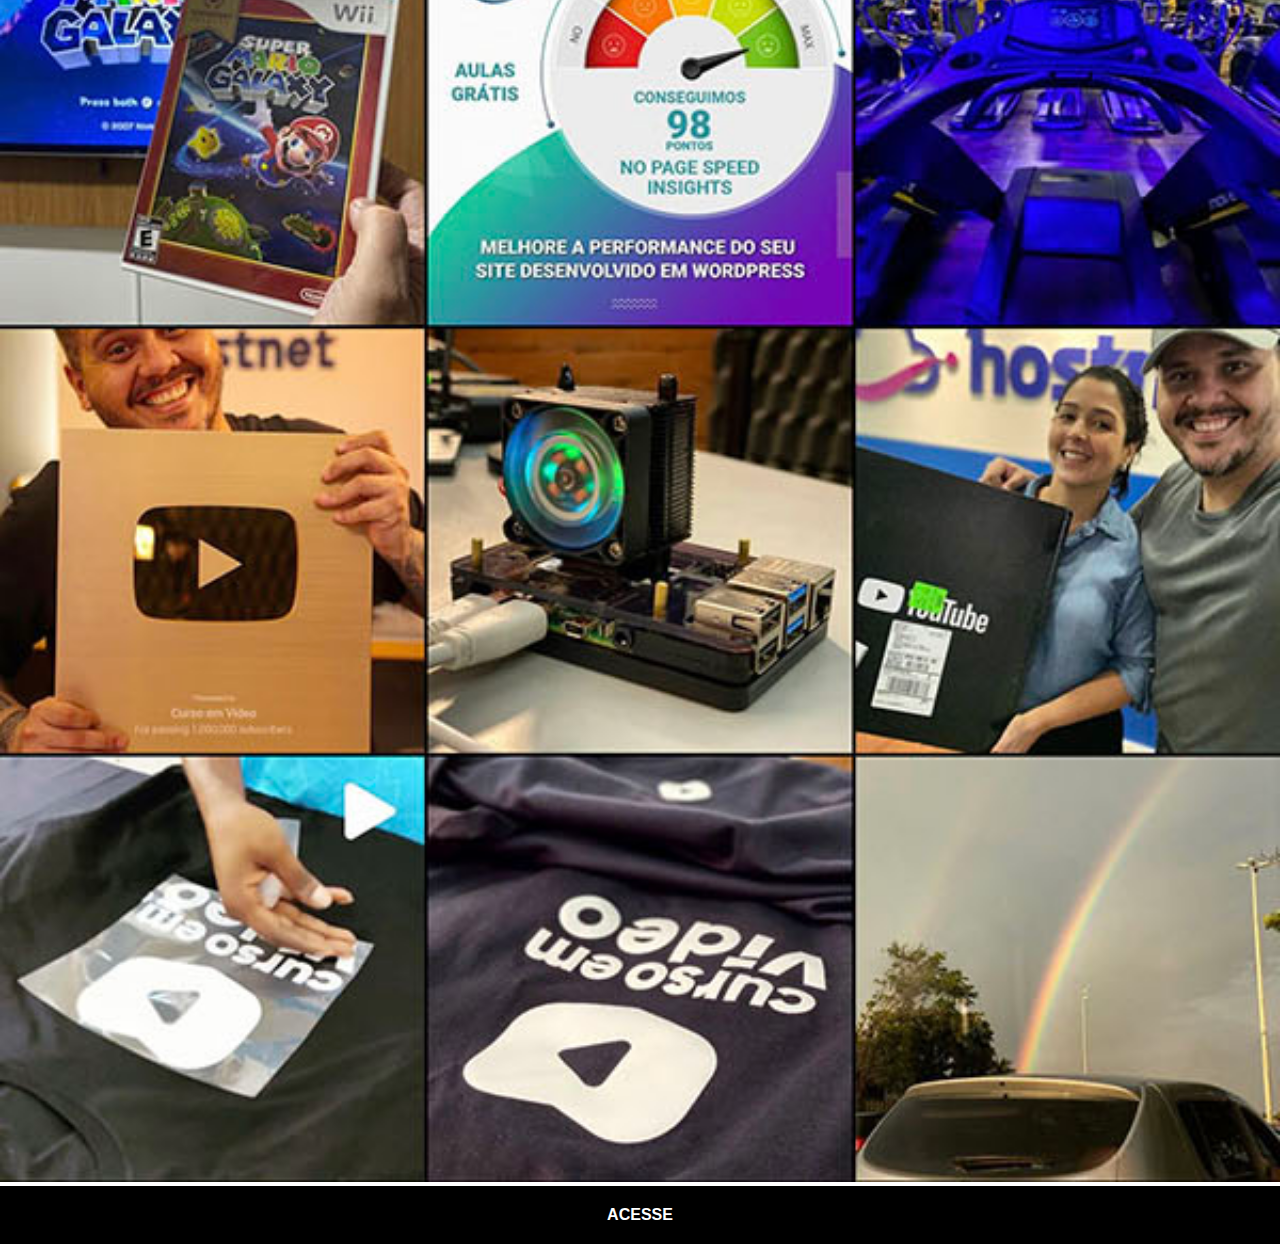
<file: instagram.html>
<!DOCTYPE html>
<html lang="pt-br">
<head>
    <meta charset="UTF-8">
    <meta name="viewport" content="width=device-width, initial-scale=1.0">
    <title>Instagram</title>
    <link rel="stylesheet" href="estilos/social.css">
</head>
<body>
    <img src="imagens/tela-instagram.jpg" alt="Instagram">
<a href="https://www.instagram.com/gustavoguanabara/" target="_blank">ACESSE</a>
</body>
</html>
</file>
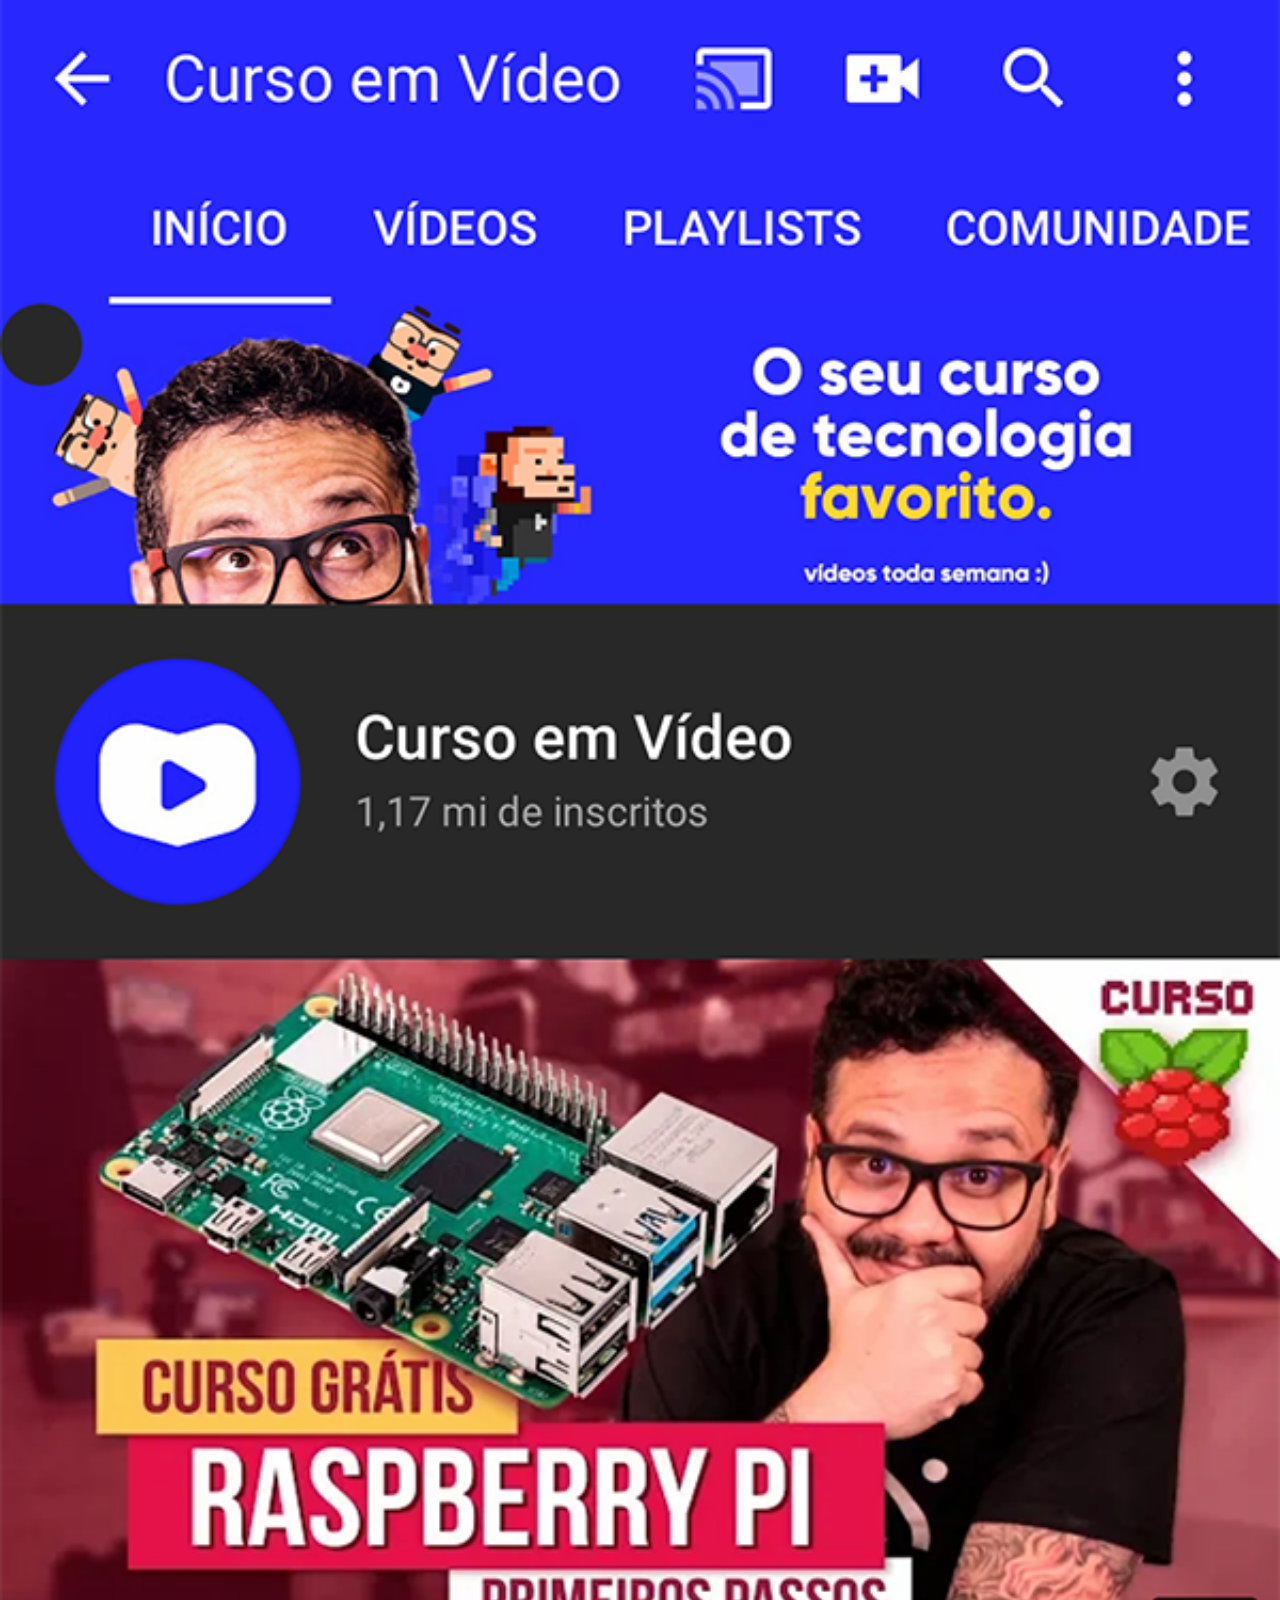
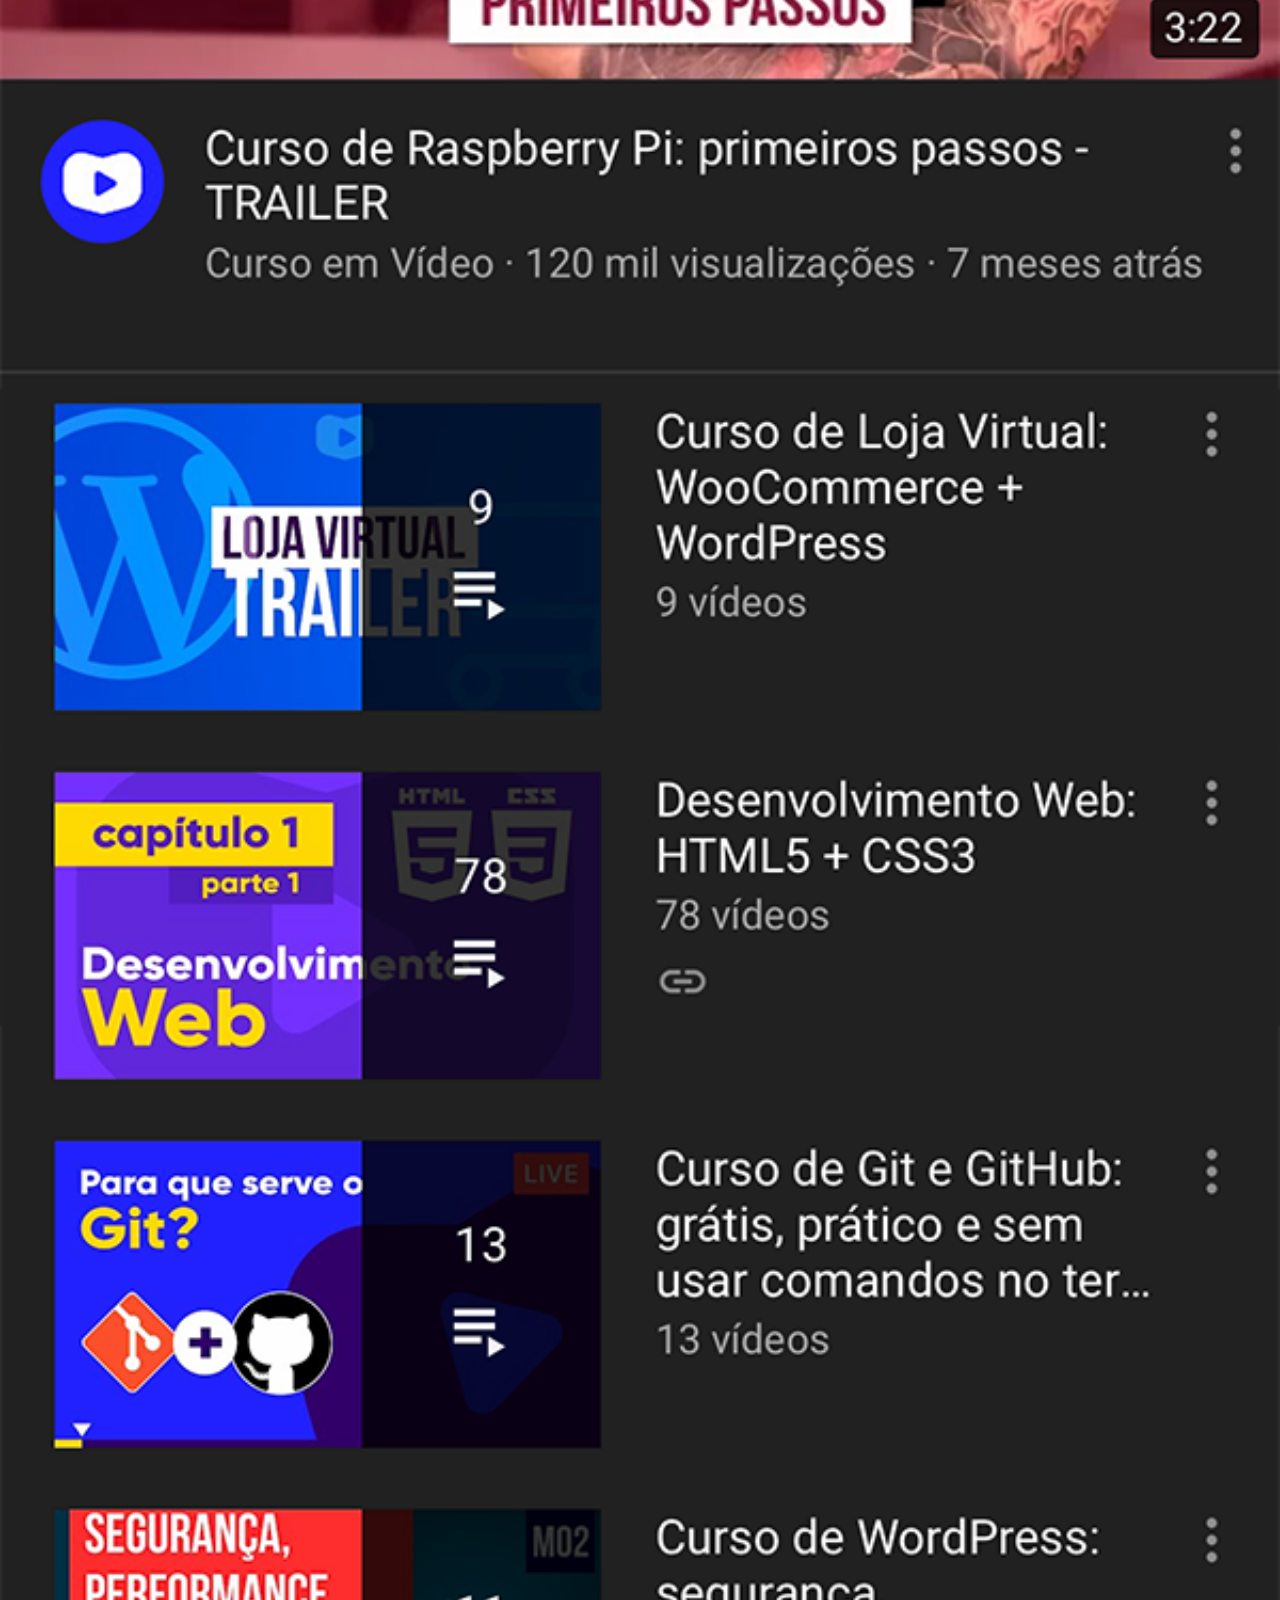
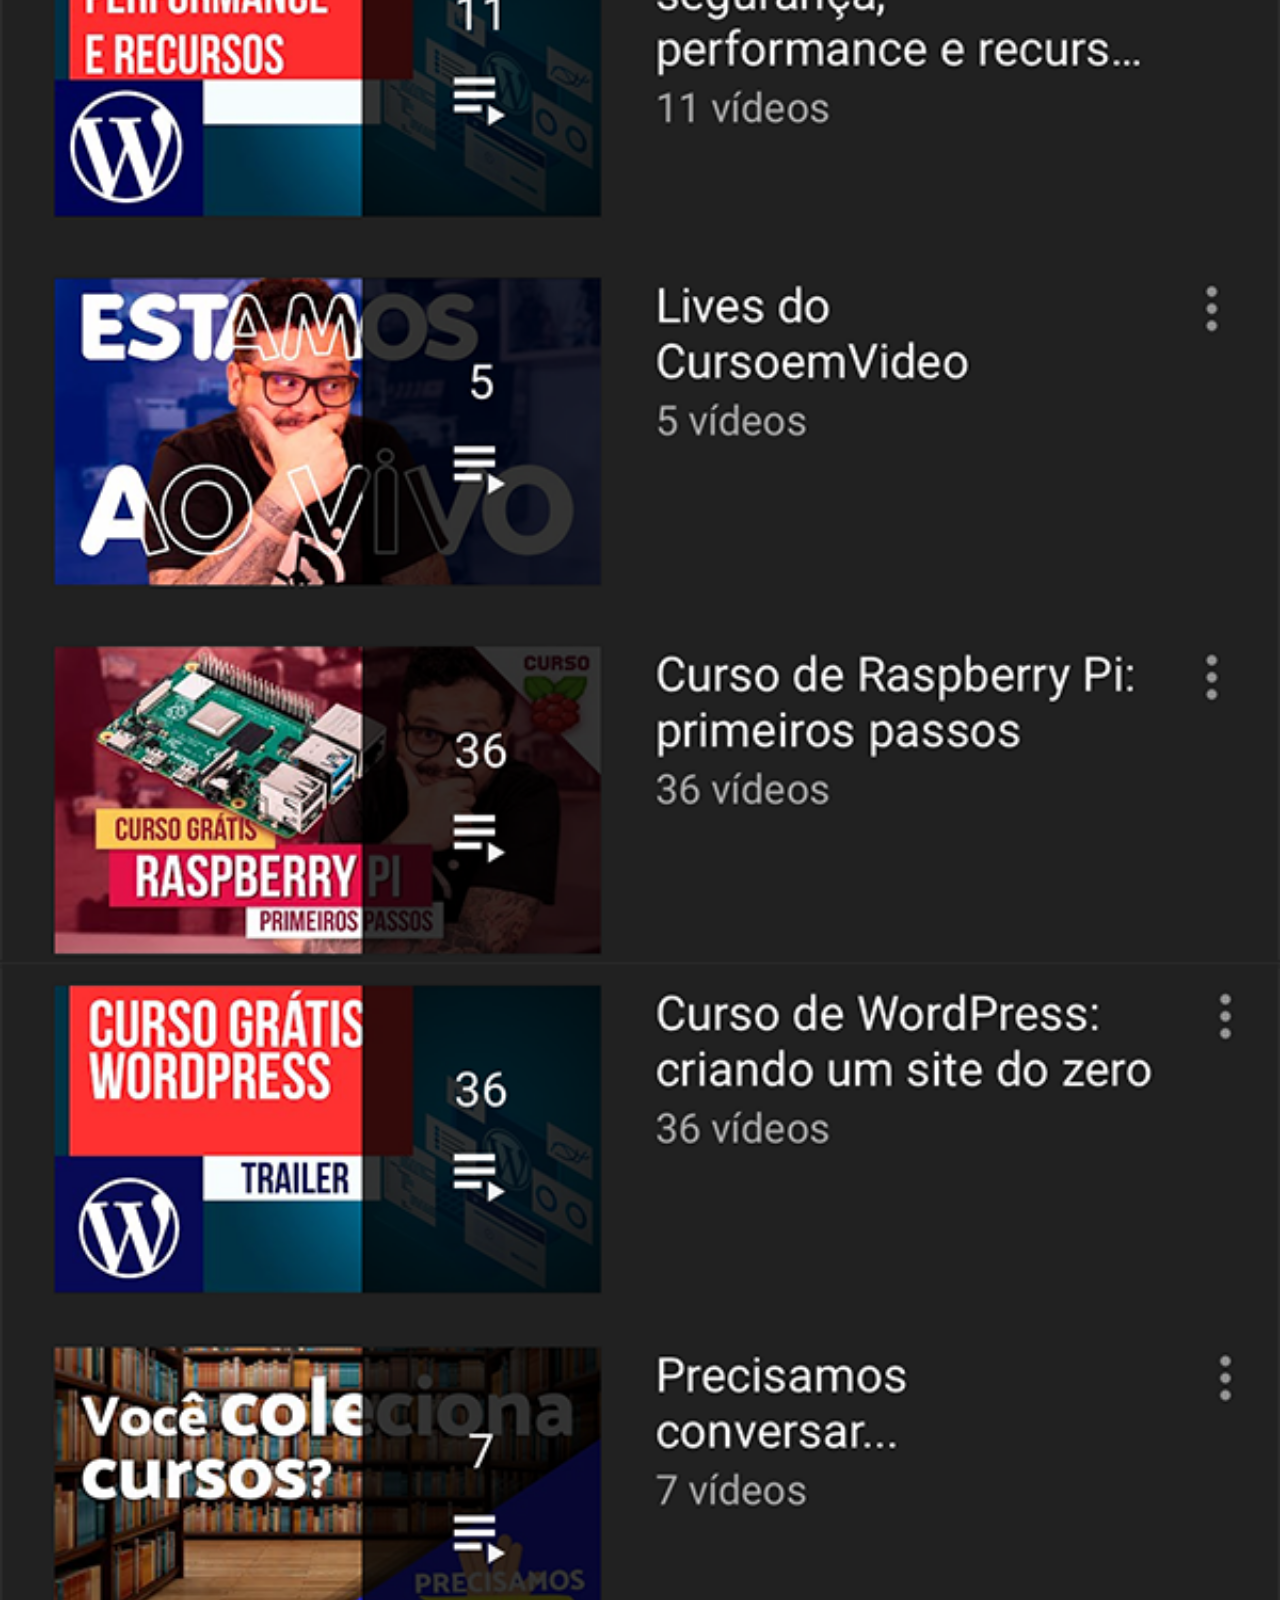
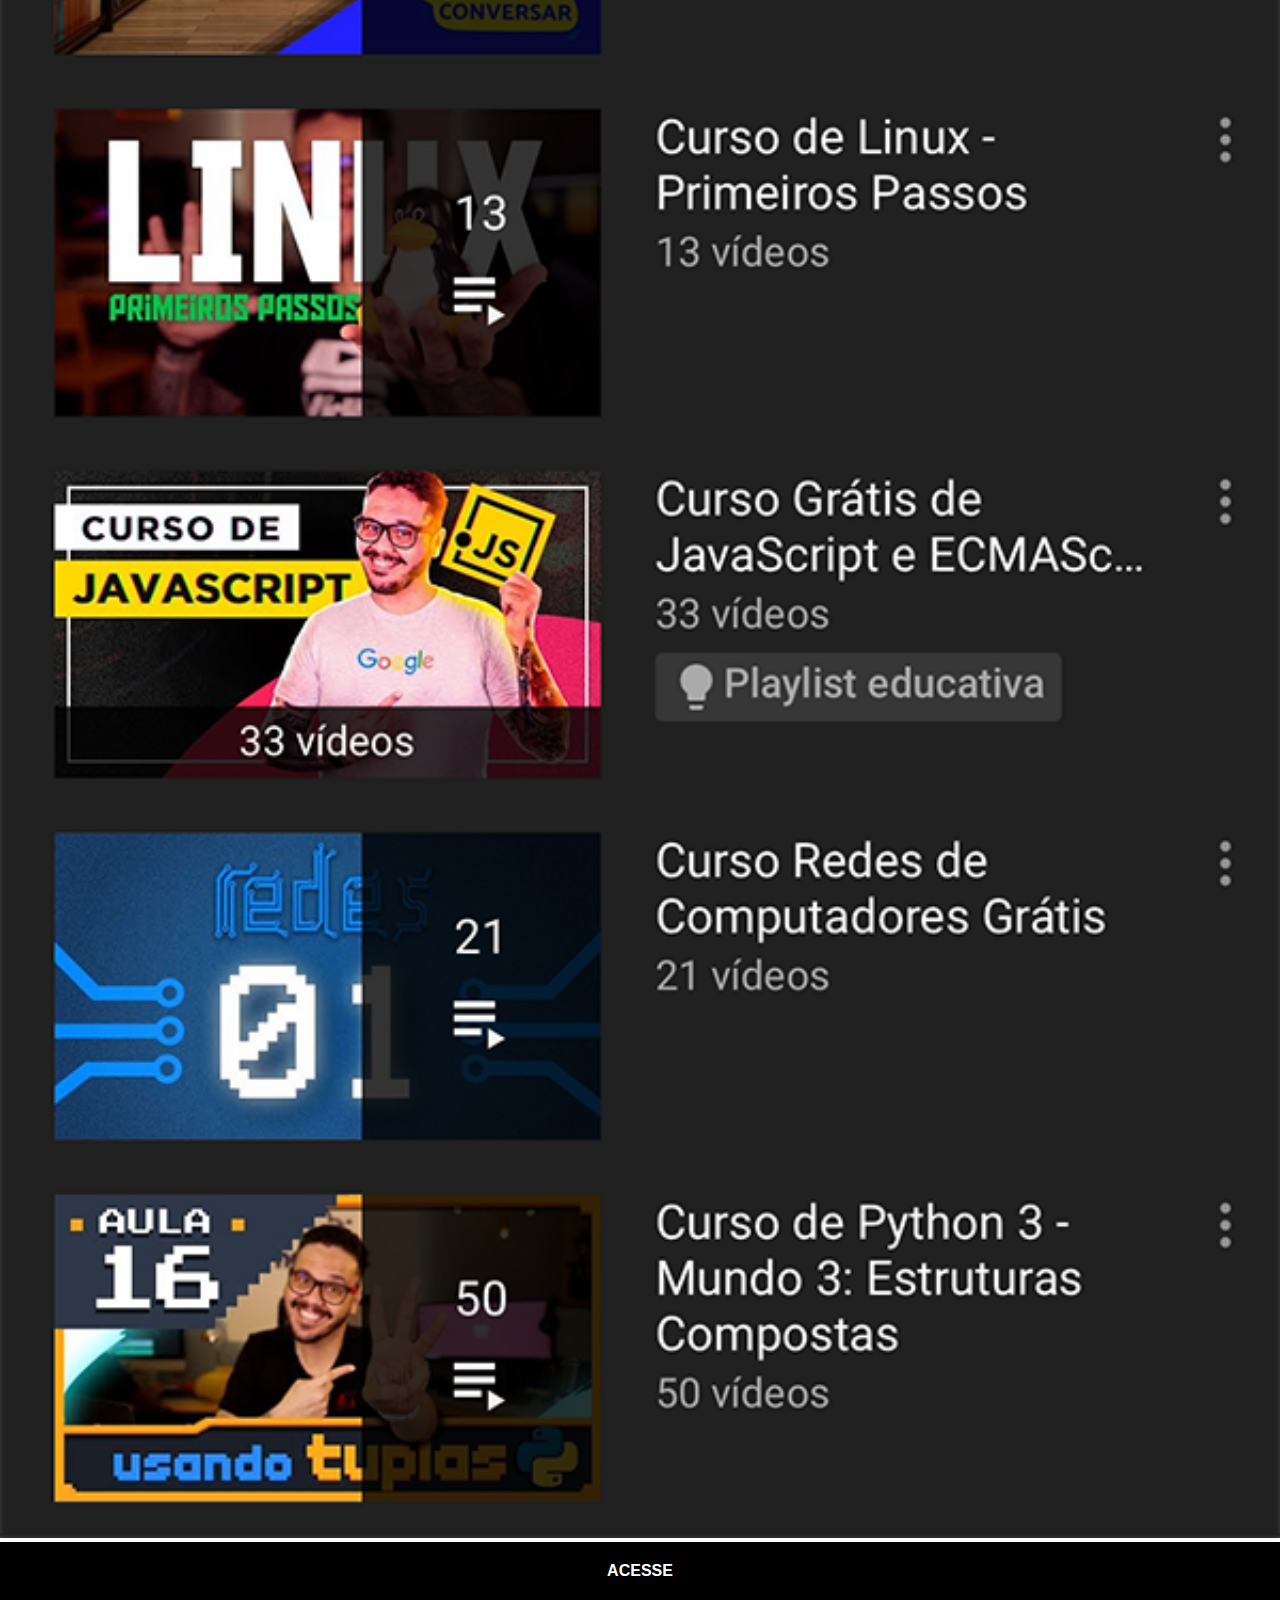
<file: youtube.html>
<!DOCTYPE html>
<html lang="pt-br">
<head>
    <meta charset="UTF-8">
    <meta name="viewport" content="width=device-width, initial-scale=1.0">
    <title>Youtube</title>
    <link rel="stylesheet" href="estilos/social.css">
</head>
<body>
    <img src="imagens/tela-youtube.png" alt="Youtube">
<a href="https://www.youtube.com/c/CursoemV%C3%ADdeo/playlists" target="_blank">ACESSE</a>

</body>
</html>
</file>
<file: estilos/style.css>
@charset "UTF-8";

* {
    margin: 0px;
    padding: 0px;
    font-family: Arial, Helvetica, sans-serif;
}

html, body {
    height: 100vh;
    width: 100vw;
    background-color: violet;
}

body {
    background: url('../imagens/fundo-madeira.jpg') no-repeat top center;
    background-size: cover;
    background-attachment: fixed;
}

main {
    height: 100vh;
    position: relative;
    
}

section#telefone {
    position: absolute;
    top: 50%;
    left: 50%;
    transform: translate(-50%, -50%);
    height: 627px;
    width: 311px;
    background: url('../imagens/frame-iphone.png') no-repeat;
}

iframe#tela {
    position: relative;
    top: 80px;
    left: 22px;
    width: 267px;
    height: 471px;
}


section#redes-sociais {
    text-align: right;
}

section#redes-sociais img {
    width: 50px;
    margin: 10px;
    border-radius: 50%;
    box-shadow: 2px 2px 5px black;
    box-sizing: border-box;
}

section#redes-sociais img:hover {
    border: 2px solid rgba(255, 255, 255, 0.603);
    transform: translate(-3px);
    box-shadow: 5px 5px 10px black;
    transition: transform 0.3s, border 0.3s;

}
</file>
<file: estilos/social.css>
* {
    margin: 0px;
    padding: 0px;
    font-family: Arial, Helvetica, sans-serif;
}

img {
    width: 100vw;
}

a {
    display: block;
    background-color: black;
    color: white;
    padding: 20px;
    text-align: center;
    font-weight: bolder;
    text-decoration: none;
}

a:hover {
    background-color: white;
    color: black;
}
</file>
